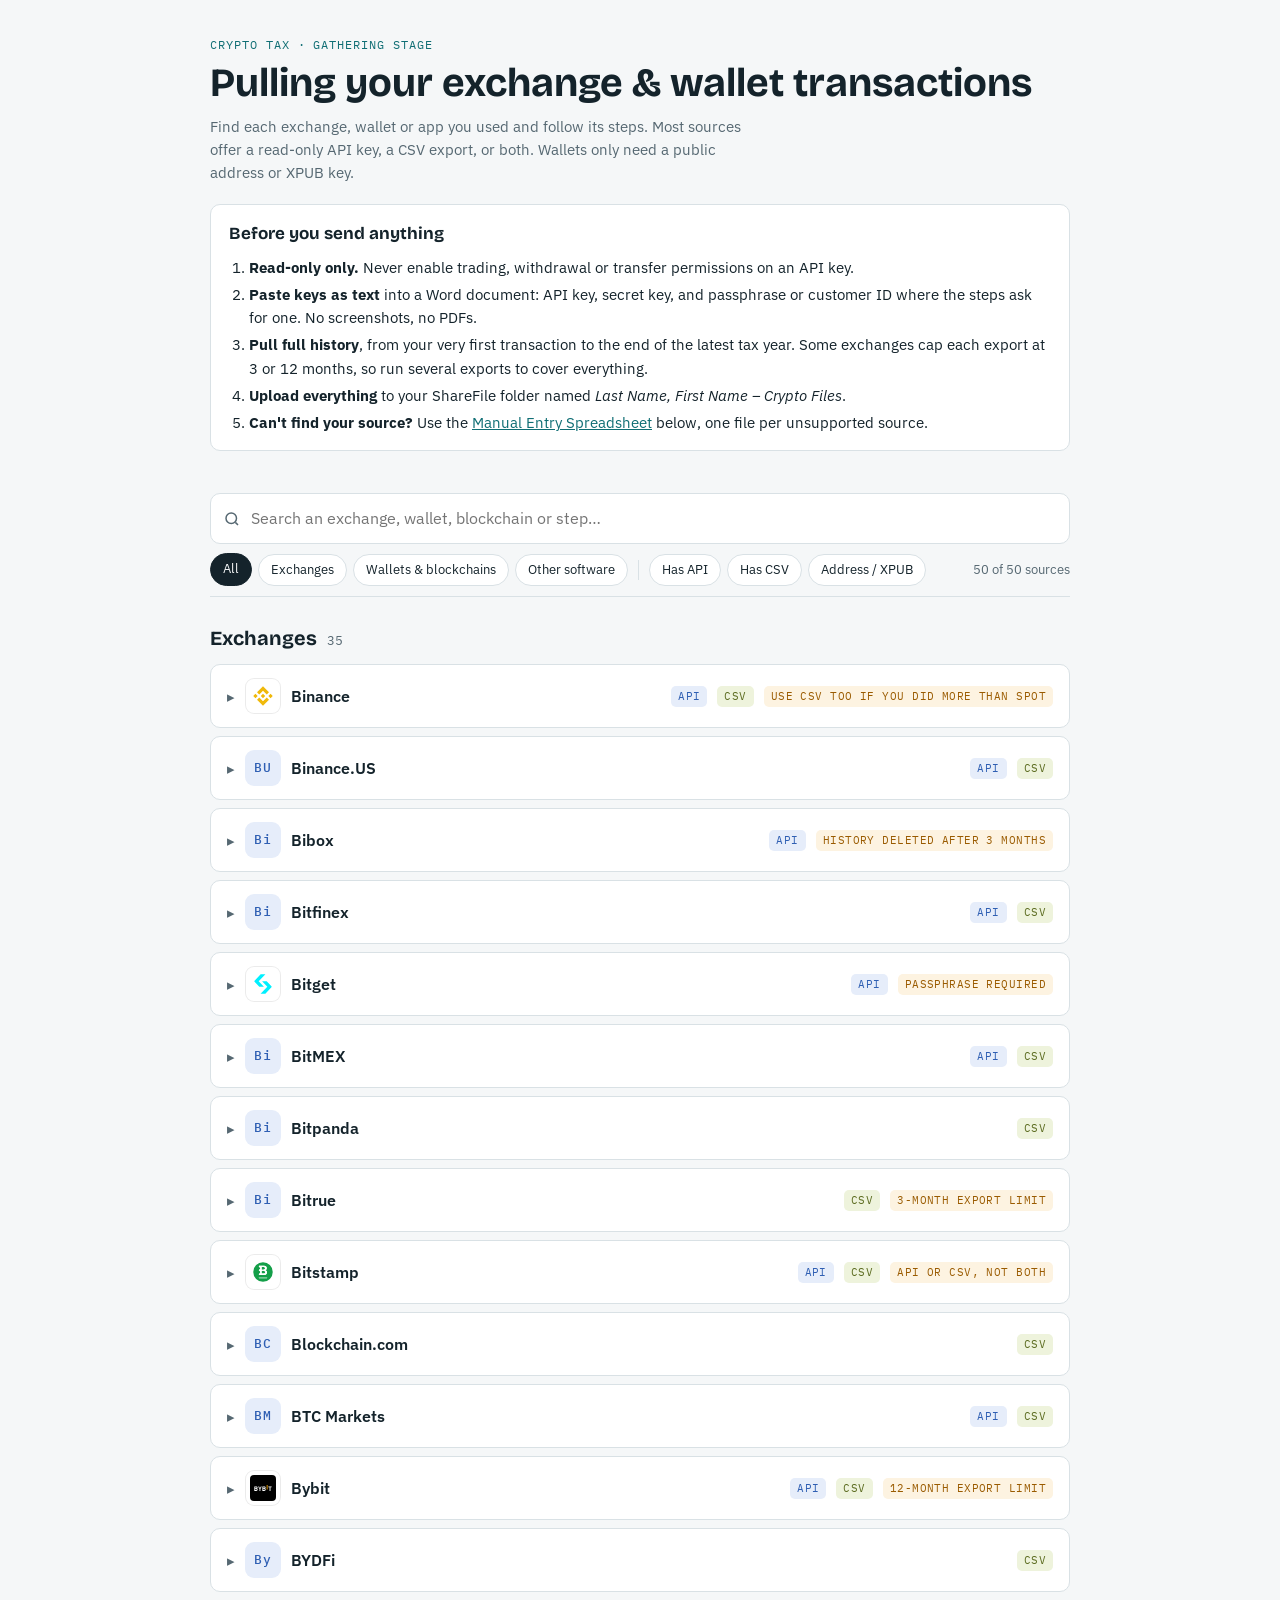
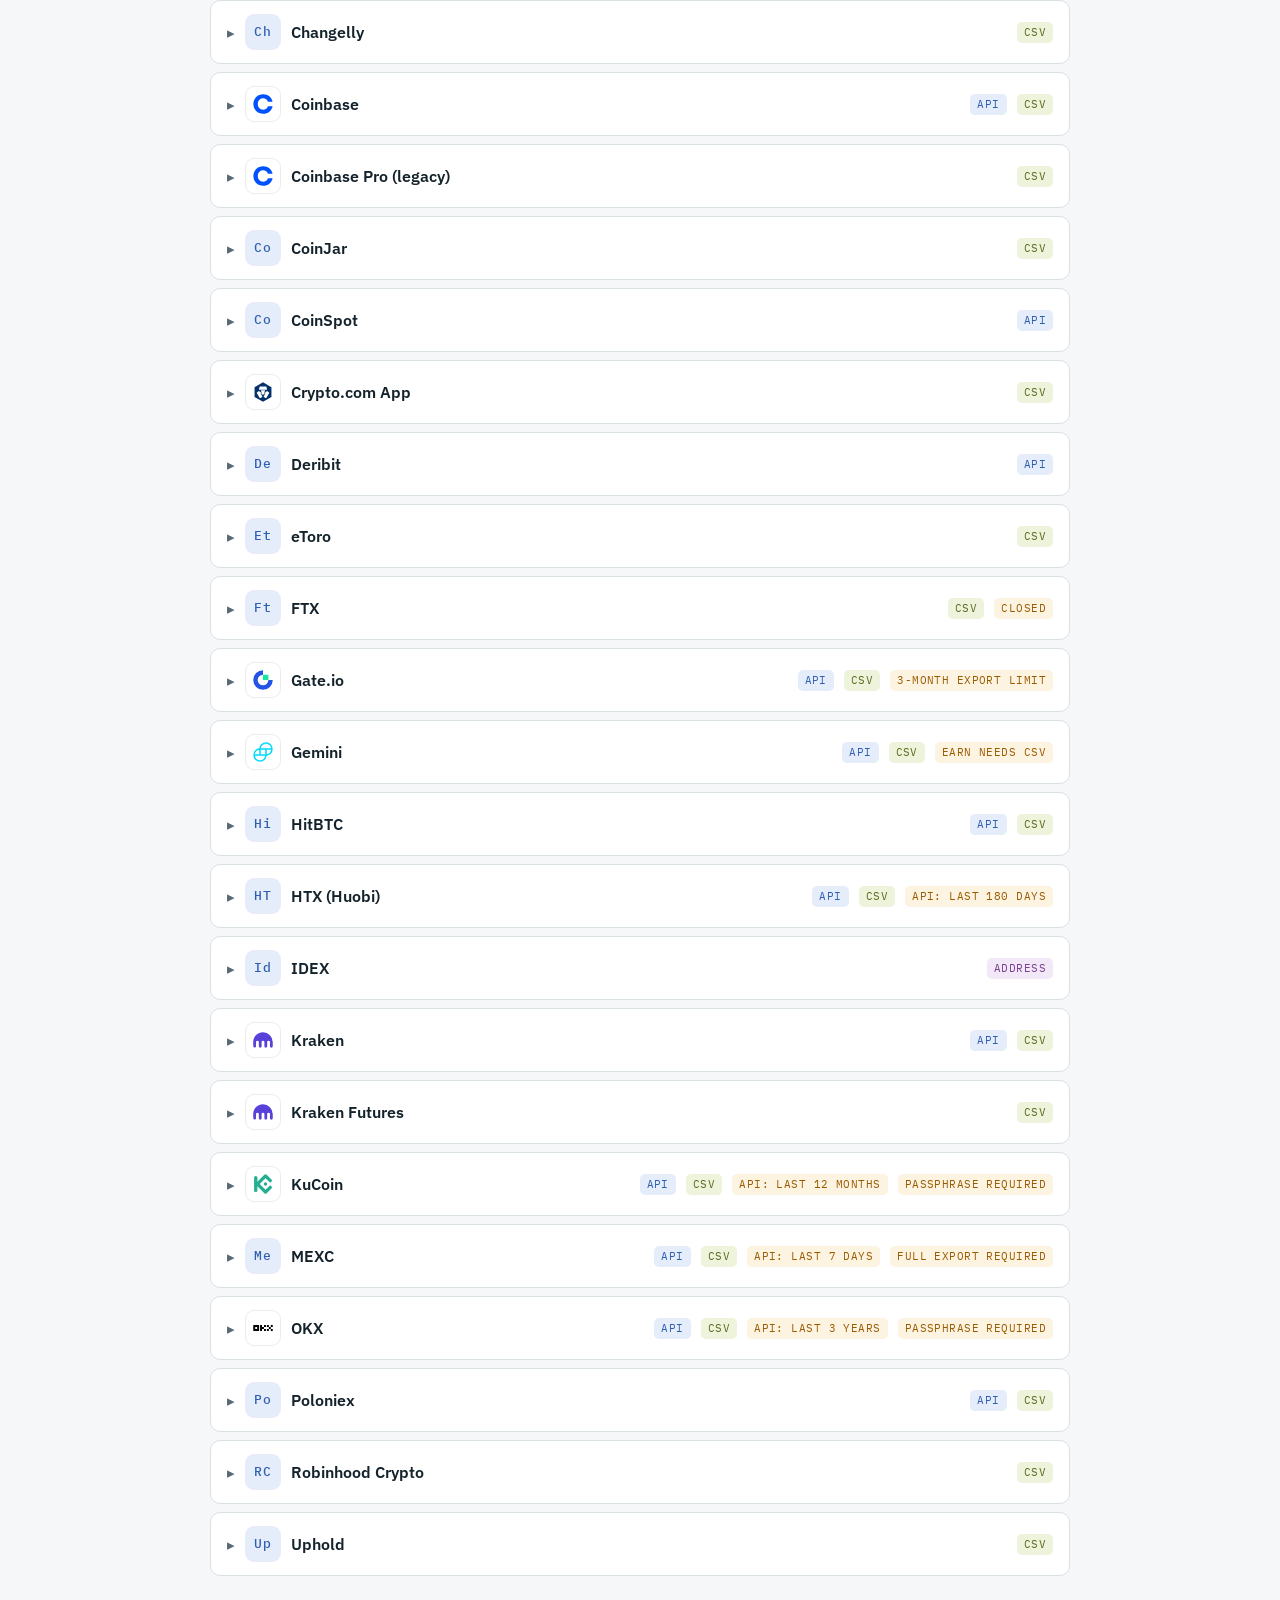
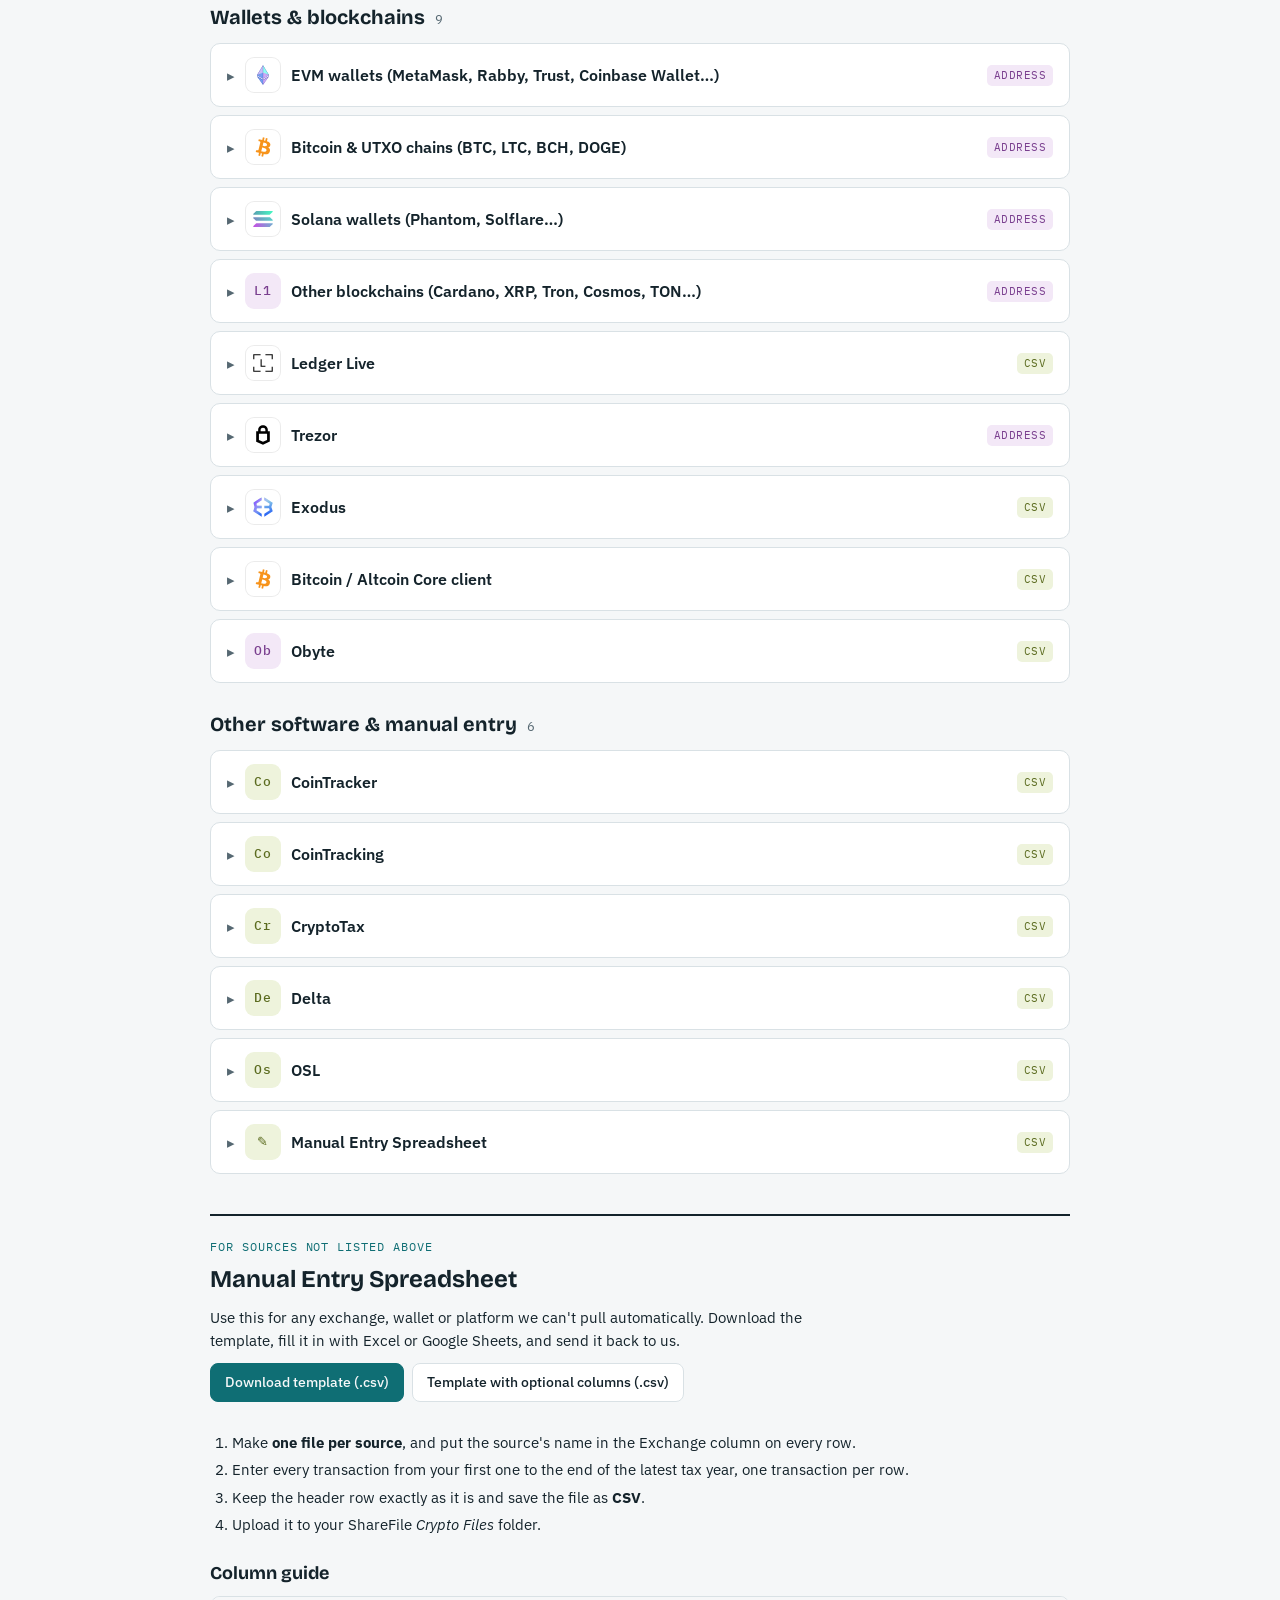
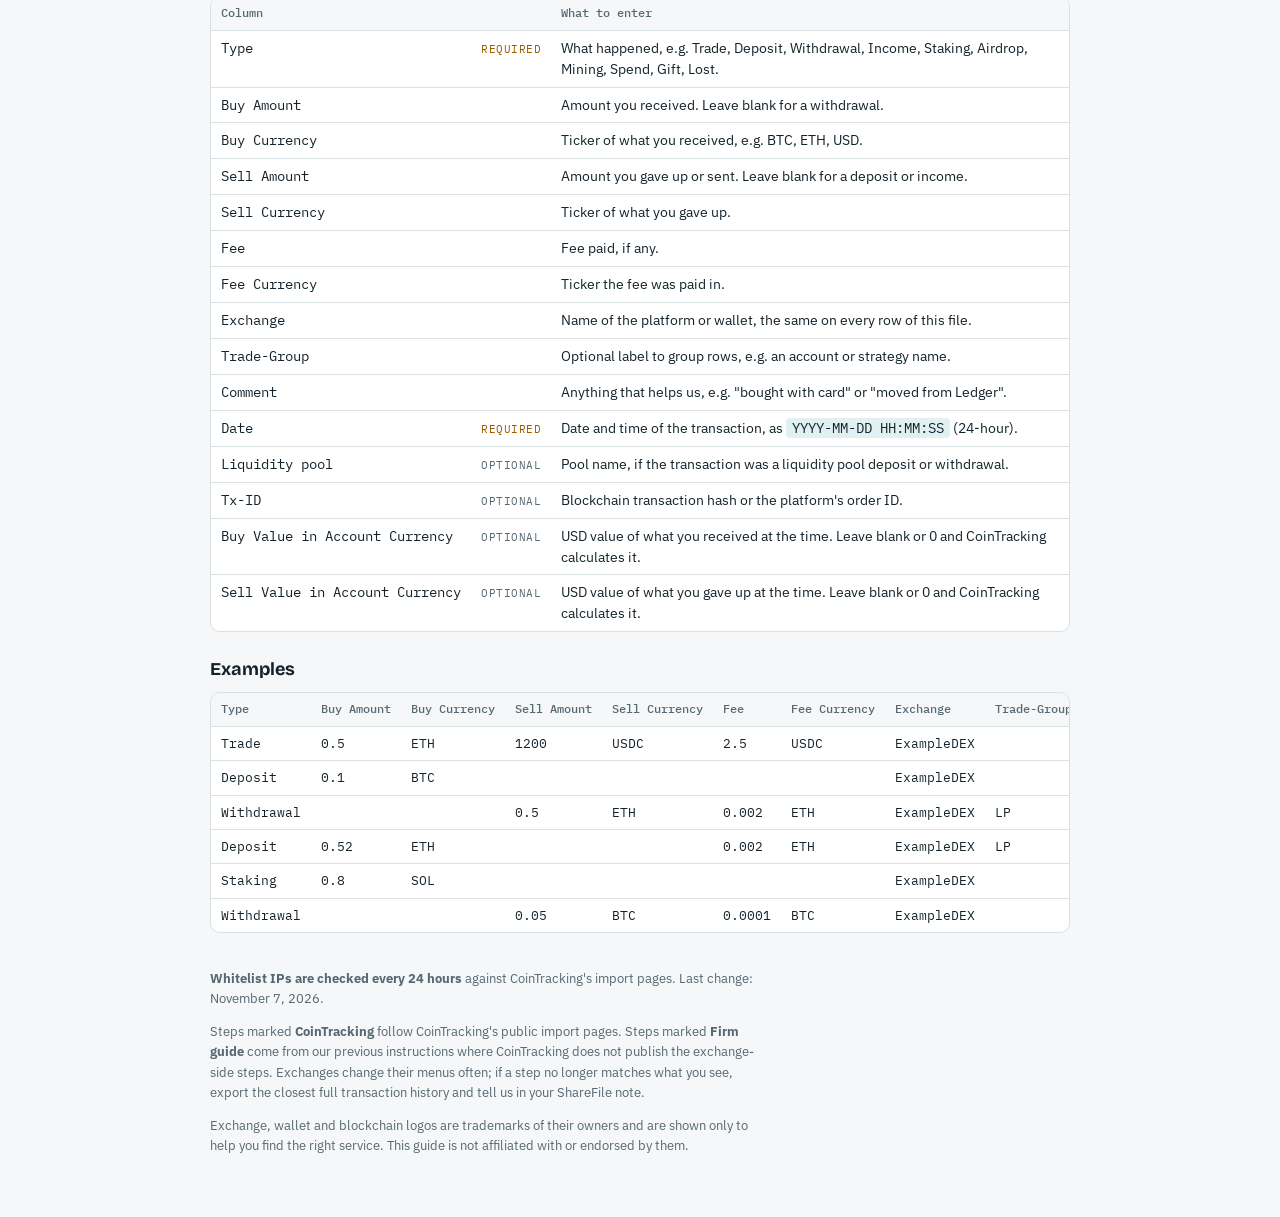
<file: index.html>
<!doctype html><html lang="en"><head><meta charset=utf8><meta name=viewport content="width=device-width,initial-scale=1,viewport-fit=cover"><style>:root{color-scheme:light;box-sizing:border-box;padding-top:env(safe-area-inset-top,0px);padding-bottom:env(safe-area-inset-bottom,0px)}html{scroll-padding-top:env(safe-area-inset-top,0px)}body{margin:0;padding:0;font:14px -apple-system,BlinkMacSystemFont,sans-serif;background:#fff;color:#000}img{max-width:100%}[hidden]:not([hidden=until-found i]){display:none!important}</style>
<title>Crypto Data Pulling Guide</title>
<meta name="robots" content="noindex, nofollow">
<meta name="description" content="Step-by-step instructions for pulling crypto exchange and wallet transaction history for tax preparation.">
<link rel="icon" href="data:image/svg+xml,%3Csvg xmlns=%22http://www.w3.org/2000/svg%22 viewBox=%220 0 32 32%22%3E%3Crect width=%2232%22 height=%2232%22 rx=%227%22 fill=%22%230f6e74%22/%3E%3Ctext x=%2216%22 y=%2222%22 font-size=%2216%22 text-anchor=%22middle%22 fill=%22white%22 font-family=%22monospace%22%3E%E2%82%BF%3C/text%3E%3C/svg%3E">
</head><body>
<link rel="preconnect" href="https://fonts.googleapis.com">
<link rel="preconnect" href="https://fonts.gstatic.com" crossorigin>
<link rel="stylesheet" href="https://fonts.googleapis.com/css2?family=IBM+Plex+Mono:wght@400;500&family=IBM+Plex+Sans:wght@400;500;600&family=Bricolage+Grotesque:opsz,wght@12..96,600;12..96,700&display=swap">
<style>
/* Layout: help-center index — sticky search bar, filter chips, single column of expandable source entries */
:root{
  --bg:#f5f7f8; --surface:#ffffff; --ink:#14232b; --muted:#566872; --line:#d9e1e5;
  --accent:#0f6e74; --accent-soft:#e1f0f0; --warn:#9a5b00; --warn-soft:#fdf3e1;
  --api:#2f5fb3; --api-soft:#e6edfa; --csv:#5b6b1f; --csv-soft:#eef3dc; --addr:#7a3f8f; --addr-soft:#f3e8f7;
  --f-display:"Bricolage Grotesque", "IBM Plex Sans", system-ui, sans-serif;
  --f-body:"IBM Plex Sans", system-ui, -apple-system, "Segoe UI", sans-serif;
  --f-mono:"IBM Plex Mono", ui-monospace, "SFMono-Regular", Menlo, monospace;
}
@media (prefers-color-scheme: dark){:root:not([data-theme="light"]){
  --bg:#0f171b; --surface:#162228; --ink:#e3ecef; --muted:#97a8b0; --line:#2a3a42;
  --accent:#5cc2c4; --accent-soft:#163236; --warn:#f0b65a; --warn-soft:#3a2c14;
  --api:#8fb0ec; --api-soft:#1c2a44; --csv:#bfd17a; --csv-soft:#262d14; --addr:#d5a3e6; --addr-soft:#30203a;
  color-scheme:dark }}
:root[data-theme="dark"]{
  --bg:#0f171b; --surface:#162228; --ink:#e3ecef; --muted:#97a8b0; --line:#2a3a42;
  --accent:#5cc2c4; --accent-soft:#163236; --warn:#f0b65a; --warn-soft:#3a2c14;
  --api:#8fb0ec; --api-soft:#1c2a44; --csv:#bfd17a; --csv-soft:#262d14; --addr:#d5a3e6; --addr-soft:#30203a;
  color-scheme:dark }
*{box-sizing:border-box}
body{background:var(--bg);color:var(--ink);font-family:var(--f-body);font-size:15px;line-height:1.55;
  padding-left:max(16px,env(safe-area-inset-left,0px));padding-right:max(16px,env(safe-area-inset-right,0px));padding-block:0 48px}
body::before{content:"";position:fixed;inset:0 0 auto;height:env(safe-area-inset-top,0px);z-index:10;background:var(--bg)}
.wrap{max-width:860px;margin:0 auto}
header.top{padding-block:36px 8px}
.eyebrow{font-family:var(--f-mono);font-size:12px;letter-spacing:.08em;text-transform:uppercase;color:var(--accent)}
h1{font-family:var(--f-display);font-size:clamp(28px,5vw,40px);line-height:1.1;margin:6px 0 10px;text-wrap:balance}
.lede{color:var(--muted);max-width:62ch;margin:0}
.rules{margin-top:20px;border:1px solid var(--line);background:var(--surface);border-radius:10px;padding:16px 18px}
.rules h2{font-family:var(--f-display);font-size:17px;margin:0 0 8px}
.rules ol{margin:0;padding-left:20px;display:grid;gap:4px}
.bar{position:sticky;top:env(safe-area-inset-top,0px);z-index:5;background:var(--bg);padding-block:14px 10px;border-bottom:1px solid var(--line);margin-top:20px}
.search{display:flex;align-items:center;gap:10px;background:var(--surface);border:1px solid var(--line);border-radius:10px;padding:0 12px}
.search:focus-within{border-color:var(--accent);box-shadow:0 0 0 3px var(--accent-soft)}
.search svg{flex:none;color:var(--muted)}
#q{flex:1;min-width:0;border:0;background:transparent;color:var(--ink);font:inherit;font-size:16px;padding:12px 0;outline:none}
.chips{display:flex;flex-wrap:wrap;gap:6px;margin-top:10px;align-items:center}
.chip{font:inherit;font-size:13px;border:1px solid var(--line);background:var(--surface);color:var(--ink);border-radius:999px;padding:5px 12px;cursor:pointer}
.chip[aria-pressed="true"]{background:var(--ink);color:var(--bg);border-color:var(--ink)}
.chip:focus-visible,button:focus-visible,summary:focus-visible,a:focus-visible{outline:2px solid var(--accent);outline-offset:2px}
.sep{width:1px;height:20px;background:var(--line);margin:0 4px}
.count{font-size:13px;color:var(--muted);margin-left:auto;font-variant-numeric:tabular-nums}
section.group{margin-top:26px}
section.group>h2{font-family:var(--f-display);font-size:20px;margin:0 0 10px;display:flex;gap:10px;align-items:baseline}
section.group>h2 small{font-family:var(--f-body);font-size:13px;font-weight:400;color:var(--muted)}
details.src{background:var(--surface);border:1px solid var(--line);border-radius:10px;margin-bottom:8px}
details.src[open]{border-color:var(--accent)}
details.src>summary{list-style:none;cursor:pointer;padding:13px 16px;display:flex;align-items:center;gap:10px;flex-wrap:wrap}
details.src>summary::-webkit-details-marker{display:none}
.name{font-weight:600;font-size:16px;margin-right:auto}
.badge{flex:none;width:36px;height:36px;border-radius:9px;display:grid;place-items:center;font-family:var(--f-mono);font-weight:500;font-size:13px;letter-spacing:.02em}
.b-exchange{background:var(--api-soft);color:var(--api)} .b-wallet{background:var(--addr-soft);color:var(--addr)} .b-other{background:var(--csv-soft);color:var(--csv)}
.badge.logo{background:#fff;padding:5px;box-sizing:border-box;box-shadow:inset 0 0 0 1px rgba(0,0,0,.08)}
.badge.logo img{width:100%;height:100%;object-fit:contain;display:block;border-radius:4px}
.caret{color:var(--muted);transition:transform .15s}
details[open] .caret{transform:rotate(90deg)}
.tag{font-family:var(--f-mono);font-size:11px;letter-spacing:.04em;padding:2px 7px;border-radius:5px;text-transform:uppercase}
.t-api{background:var(--api-soft);color:var(--api)} .t-csv{background:var(--csv-soft);color:var(--csv)} .t-addr{background:var(--addr-soft);color:var(--addr)}
.t-flag{background:var(--warn-soft);color:var(--warn)}
.body{padding:0 16px 16px;display:grid;gap:14px}
.warn{background:var(--warn-soft);color:var(--ink);border-radius:8px;padding:10px 12px;font-size:14px}
.warn strong{color:var(--warn)}
.warn ul{margin:4px 0 0;padding-left:18px}
.method h3{font-size:13px;font-family:var(--f-mono);text-transform:uppercase;letter-spacing:.06em;margin:0 0 6px;display:flex;gap:8px;align-items:center;flex-wrap:wrap}
.method ol{margin:0;padding-left:22px;display:grid;gap:5px}
.method ol li{padding-left:2px;max-width:70ch}
.src-note{font-size:12px;color:var(--muted);font-family:var(--f-body);text-transform:none;letter-spacing:0;font-weight:400}
.src-note a{color:var(--accent)}
code,.ip{font-family:var(--f-mono);font-size:13.5px;background:var(--accent-soft);padding:1px 6px;border-radius:4px;word-break:break-all}
.ip{display:inline-flex;align-items:center;gap:6px}
.copy{font:inherit;font-size:11px;border:1px solid var(--line);background:var(--surface);color:var(--accent);border-radius:4px;padding:0 6px;cursor:pointer}
.empty{padding:28px;text-align:center;color:var(--muted);border:1px dashed var(--line);border-radius:10px;margin-top:20px}
footer{margin-top:36px;font-size:13px;color:var(--muted);max-width:70ch}
footer a{color:var(--accent)}
mark{background:var(--warn-soft);color:inherit;padding:0 1px;border-radius:2px}
@media (max-width:520px){.sep{display:none}.count{margin-left:0;width:100%}}
@media (prefers-reduced-motion:reduce){.caret{transition:none}}
.rules a{color:var(--accent)}
#manual-entry{margin-top:40px;scroll-margin-top:150px;border-top:2px solid var(--ink);padding-top:22px}
#manual-entry>h2{font-family:var(--f-display);font-size:24px;margin:4px 0 8px}
#manual-entry p{max-width:68ch;margin:0 0 10px}
.me-steps{display:grid;gap:4px;margin:0 0 18px;padding-left:22px}
.tbl-wrap{overflow-x:auto;border:1px solid var(--line);border-radius:10px;background:var(--surface)}
table{border-collapse:collapse;width:100%;font-size:13.5px}
th,td{text-align:left;padding:7px 10px;border-bottom:1px solid var(--line);vertical-align:top}
th{font-family:var(--f-mono);font-size:12px;font-weight:500;color:var(--muted);white-space:nowrap;background:var(--bg)}
tr:last-child td{border-bottom:0}
.colref td:first-child{font-family:var(--f-mono);white-space:nowrap}
.req{font-family:var(--f-mono);font-size:10.5px;text-transform:uppercase;letter-spacing:.05em;color:var(--warn)}
.opt{font-family:var(--f-mono);font-size:10.5px;text-transform:uppercase;letter-spacing:.05em;color:var(--muted)}
.ex td{font-family:var(--f-mono);font-size:12.5px;white-space:nowrap;font-variant-numeric:tabular-nums}
h3.me{font-family:var(--f-display);font-size:18px;margin:24px 0 8px}
.toolbar{display:flex;flex-wrap:wrap;gap:8px;align-items:center;margin:0 0 10px}
.btn{font:inherit;font-size:14px;font-weight:500;border-radius:8px;padding:8px 14px;cursor:pointer;border:1px solid var(--line);background:var(--surface);color:var(--ink)}
.btn.primary{background:var(--accent);border-color:var(--accent);color:var(--bg)}
.btn:disabled{opacity:.5;cursor:not-allowed}
.status{font-size:13.5px;margin-top:10px;min-height:1.4em}
.status.err{color:var(--warn)}
.status.ok{color:var(--accent)}
.status ul{margin:4px 0 0;padding-left:18px}
</style>

<div class="wrap">
  <header class="top">
    <div class="eyebrow">Crypto tax · Gathering stage</div>
    <h1>Pulling your exchange &amp; wallet transactions</h1>
    <p class="lede">Find each exchange, wallet or app you used and follow its steps. Most sources offer a read-only API key, a CSV export, or both. Wallets only need a public address or XPUB key.</p>
    <div class="rules">
      <h2>Before you send anything</h2>
      <ol>
        <li><strong>Read-only only.</strong> Never enable trading, withdrawal or transfer permissions on an API key.</li>
        <li><strong>Paste keys as text</strong> into a Word document: API key, secret key, and passphrase or customer ID where the steps ask for one. No screenshots, no PDFs.</li>
        <li><strong>Pull full history</strong>, from your very first transaction to the end of the latest tax year. Some exchanges cap each export at 3 or 12 months, so run several exports to cover everything.</li>
        <li><strong>Upload everything</strong> to your ShareFile folder named <em>Last Name, First Name – Crypto Files</em>.</li>
        <li><strong>Can't find your source?</strong> Use the <a href="#manual-entry">Manual Entry Spreadsheet</a> below, one file per unsupported source.</li>
      </ol>
    </div>
  </header>

  <div class="bar" role="search">
    <label class="search" for="q">
      <svg width="18" height="18" viewBox="0 0 24 24" fill="none" stroke="currentColor" stroke-width="2" aria-hidden="true"><circle cx="11" cy="11" r="7"/><path d="m20 20-3.5-3.5"/></svg>
      <input id="q" type="search" placeholder="Search an exchange, wallet, blockchain or step…" autocomplete="off">
    </label>
    <div class="chips" id="chips">
      <button class="chip" data-f="type" data-v="all" aria-pressed="true">All</button>
      <button class="chip" data-f="type" data-v="exchange" aria-pressed="false">Exchanges</button>
      <button class="chip" data-f="type" data-v="wallet" aria-pressed="false">Wallets &amp; blockchains</button>
      <button class="chip" data-f="type" data-v="other" aria-pressed="false">Other software</button>
      <span class="sep" aria-hidden="true"></span>
      <button class="chip" data-f="m" data-v="api" aria-pressed="false">Has API</button>
      <button class="chip" data-f="m" data-v="csv" aria-pressed="false">Has CSV</button>
      <button class="chip" data-f="m" data-v="addr" aria-pressed="false">Address / XPUB</button>
      <span class="count" id="count"></span>
    </div>
  </div>

  <main id="list"></main>
  <div class="empty" id="empty" hidden>No match. Check the spelling, or use the <strong>Manual Entry Spreadsheet</strong> for sources not listed here.</div>

  <section id="manual-entry" aria-labelledby="me-title">
    <div class="eyebrow">For sources not listed above</div>
    <h2 id="me-title">Manual Entry Spreadsheet</h2>
    <p>Use this for any exchange, wallet or platform we can't pull automatically. Download the template, fill it in with Excel or Google Sheets, and send it back to us.</p>
    <div class="toolbar">
      <button class="btn primary" id="me-tpl" type="button">Download template (.csv)</button>
      <button class="btn" id="me-tpl-opt" type="button">Template with optional columns (.csv)</button>
    </div>
    <div class="status" id="me-status" role="status" aria-live="polite"></div>
    <ol class="me-steps">
      <li>Make <strong>one file per source</strong>, and put the source's name in the Exchange column on every row.</li>
      <li>Enter every transaction from your first one to the end of the latest tax year, one transaction per row.</li>
      <li>Keep the header row exactly as it is and save the file as <strong>CSV</strong>.</li>
      <li>Upload it to your ShareFile <em>Crypto Files</em> folder.</li>
    </ol>

    <h3 class="me">Column guide</h3>
    <div class="tbl-wrap">
      <table class="colref">
        <thead><tr><th>Column</th><th></th><th>What to enter</th></tr></thead>
        <tbody>
          <tr><td>Type</td><td><span class="req">Required</span></td><td>What happened, e.g. Trade, Deposit, Withdrawal, Income, Staking, Airdrop, Mining, Spend, Gift, Lost.</td></tr>
          <tr><td>Buy Amount</td><td></td><td>Amount you received. Leave blank for a withdrawal.</td></tr>
          <tr><td>Buy Currency</td><td></td><td>Ticker of what you received, e.g. BTC, ETH, USD.</td></tr>
          <tr><td>Sell Amount</td><td></td><td>Amount you gave up or sent. Leave blank for a deposit or income.</td></tr>
          <tr><td>Sell Currency</td><td></td><td>Ticker of what you gave up.</td></tr>
          <tr><td>Fee</td><td></td><td>Fee paid, if any.</td></tr>
          <tr><td>Fee Currency</td><td></td><td>Ticker the fee was paid in.</td></tr>
          <tr><td>Exchange</td><td></td><td>Name of the platform or wallet, the same on every row of this file.</td></tr>
          <tr><td>Trade-Group</td><td></td><td>Optional label to group rows, e.g. an account or strategy name.</td></tr>
          <tr><td>Comment</td><td></td><td>Anything that helps us, e.g. "bought with card" or "moved from Ledger".</td></tr>
          <tr><td>Date</td><td><span class="req">Required</span></td><td>Date and time of the transaction, as <code>YYYY-MM-DD HH:MM:SS</code> (24-hour).</td></tr>
          <tr><td>Liquidity pool</td><td><span class="opt">Optional</span></td><td>Pool name, if the transaction was a liquidity pool deposit or withdrawal.</td></tr>
          <tr><td>Tx-ID</td><td><span class="opt">Optional</span></td><td>Blockchain transaction hash or the platform's order ID.</td></tr>
          <tr><td>Buy Value in Account Currency</td><td><span class="opt">Optional</span></td><td>USD value of what you received at the time. Leave blank or 0 and CoinTracking calculates it.</td></tr>
          <tr><td>Sell Value in Account Currency</td><td><span class="opt">Optional</span></td><td>USD value of what you gave up at the time. Leave blank or 0 and CoinTracking calculates it.</td></tr>
        </tbody>
      </table>
    </div>

    <h3 class="me">Examples</h3>
    <div class="tbl-wrap">
      <table class="ex">
        <thead><tr><th>Type</th><th>Buy Amount</th><th>Buy Currency</th><th>Sell Amount</th><th>Sell Currency</th><th>Fee</th><th>Fee Currency</th><th>Exchange</th><th>Trade-Group</th><th>Comment</th><th>Date</th><th>Liquidity pool</th><th>Tx-ID</th></tr></thead>
        <tbody>
          <tr><td>Trade</td><td>0.5</td><td>ETH</td><td>1200</td><td>USDC</td><td>2.5</td><td>USDC</td><td>ExampleDEX</td><td></td><td>Swap</td><td>2025-03-14 09:30:00</td><td></td><td>0x8f3c2a91d4e7b6058c1f2e9a7d3b4c5e6f708192a3b4c5d6e7f8091a2b3c4d5e</td></tr>
          <tr><td>Deposit</td><td>0.1</td><td>BTC</td><td></td><td></td><td></td><td></td><td>ExampleDEX</td><td></td><td>From Ledger</td><td>2025-04-02 18:05:00</td><td></td><td>4a7d1e9c2b8f3065d1e4a7c9b2f8e3d6a1c5b9e7f2d4a8c6b3e1f9d7a5c2b8e4</td></tr>
          <tr><td>Withdrawal</td><td></td><td></td><td>0.5</td><td>ETH</td><td>0.002</td><td>ETH</td><td>ExampleDEX</td><td>LP</td><td>Added to liquidity pool</td><td>2025-05-20 14:10:00</td><td>ETH/USDC</td><td>0x2b7e9f1c4d6a8035e2c7b9d1f4a6e8c3b5d7f9a1c2e4b6d8f0a3c5e7b9d1f2a4</td></tr>
          <tr><td>Deposit</td><td>0.52</td><td>ETH</td><td></td><td></td><td>0.002</td><td>ETH</td><td>ExampleDEX</td><td>LP</td><td>Removed from liquidity pool</td><td>2025-09-02 10:25:00</td><td>ETH/USDC</td><td>0x9c4e1a7f3b5d8026c4e9a1f7b3d5c8e2a6f4b9d1c7e3a5f8b2d6c9e4a1f7b3d5</td></tr>
          <tr><td>Staking</td><td>0.8</td><td>SOL</td><td></td><td></td><td></td><td></td><td>ExampleDEX</td><td></td><td>Reward</td><td>2025-06-30 00:00:00</td><td></td><td>5Hk2xQ9mV7pR3tW8nB4cL6yD1fG9jZ2aS5uE7iO3qX8vM4rT6wN1pY9bC3dF7hJ2k</td></tr>
          <tr><td>Withdrawal</td><td></td><td></td><td>0.05</td><td>BTC</td><td>0.0001</td><td>BTC</td><td>ExampleDEX</td><td></td><td>To own wallet</td><td>2025-08-11 12:45:00</td><td></td><td>e3b9c7a1f5d2084b6c9e3a7f1d5b8c2e6a4f9d3b7c1e5a8f2d6b9c4e7a3f1d5b</td></tr>
        </tbody>
      </table>
    </div>

  </section>

  <footer>
    <p><strong>Whitelist IPs are checked every 24 hours</strong> against CoinTracking's import pages. Last change: <span id="last-updated"></span>.</p>
    <p>Steps marked <strong>CoinTracking</strong> follow CoinTracking's public import pages. Steps marked <strong>Firm guide</strong> come from our previous instructions where CoinTracking does not publish the exchange-side steps. Exchanges change their menus often; if a step no longer matches what you see, export the closest full transaction history and tell us in your ShareFile note.</p>
    <p>Exchange, wallet and blockchain logos are trademarks of their owners and are shown only to help you find the right service. This guide is not affiliated with or endorsed by them.</p>
  </footer>
</div>

<script>
/* IP-WHITELIST:START (updated by the daily checker; keys are CoinTracking import page slugs) */
const IPS = {
 "binance_api": "54.74.133.229",
 "bitget_api": "63.32.177.239",
 "bybit_api": "3.248.77.147",
 "gateio_api": "3.251.9.71",
 "gemini_api": "54.75.92.101",
 "kucoin_api": "54.155.19.138",
 "mexc_api": "54.155.85.51",
 "okex_api": "54.155.253.67"
};
const LAST_UPDATED = "2026-11-07";
/* IP-WHITELIST:END */
const CT = s => ({label:"CoinTracking", url:"https://cointracking.info/import/"+s});
const FIRM = {label:"Firm guide"};
const ipOf = k => ip(IPS[k]);
const ip = v => `<span class="ip">${v}<button class="copy" data-copy="${v}" type="button">Copy</button></span>`;

const SOURCES = [
/* ---------- EXCHANGES ---------- */
{id:"binance",name:"Binance",type:"exchange",aka:"binance.com bnb",
 flags:["Use CSV too if you did more than spot"],
 warn:["CoinTracking strongly recommends also sending CSV files if you used anything beyond regular spot trading.","BNB Chain / BSC wallets are pulled by wallet address, not this API."],
 api:{src:CT("binance_api"),steps:["Hover the account icon (top right) → <b>Account</b> → <b>API Management</b> in the left menu.","Click <b>Create Tax Report API</b>.","Click <b>Edit restrictions</b> and choose <b>Restrict access to trusted IPs only</b>.",`Enter the IP ${ipOf("binance_api")} and click <b>Confirm</b>.`,"Copy the API key and secret key into your Word document."]},
 csv:{src:FIRM,steps:["Go to <b>Orders → Spot Order → Trade History</b>.","Click <b>Export complete trade history</b> (top right).","Each export covers at most 3 months, so repeat until your whole history is covered.","Upload all CSV files."]}},
{id:"binance-us",name:"Binance.US",type:"exchange",aka:"binance us",
 warn:["The CSV export covers spot trades, conversions and withdrawals."],
 api:{src:FIRM,steps:["Hover your username → <b>Export Reports</b>.","Click <b>Generate Tax API</b> (read-only) and confirm.","Copy the API key and secret key into your Word document."]},
 csv:{src:CT("binance_us"),steps:["Click <b>Wallet</b> → <b>Export Reports</b>.","Under Custom Reports choose all assets, all transaction types, your full date range and <b>CSV</b>.","Click <b>Generate Report</b>; you'll get an email when it's ready.","Download and upload the CSV."]}},
{id:"bibox",name:"Bibox",type:"exchange",flags:["History deleted after 3 months"],
 warn:["Bibox deletes trading history after 3 months. Older records can't be recovered from the exchange."],
 api:{src:FIRM,steps:["Open the API page in your account center.","Add a name, enter your 2FA code and save the key.","Select <b>Read information</b> permission only.","Copy the API key and secret key into your Word document."]}},
{id:"bitfinex",name:"Bitfinex",type:"exchange",
 api:{src:CT("bitfinex_api"),steps:["Hover the account icon → <b>API Keys</b> (setting.bitfinex.com/api).","Click <b>Create New Key</b>.","Leave the default permissions; they're read-only. Do not enable any write permissions.","Label the key and generate it.","Copy the API key and secret key into your Word document."]},
 csv:{src:FIRM,steps:["Go to <b>Account → Reports</b> (report.bitfinex.com).","Export <b>Trading → Trades</b> for your full period.","Export <b>Movements → Deposits</b> and <b>Movements → Withdrawals</b>.","Files arrive by email; upload all three (CoinTracking also accepts the full Ledger export)."]}},
{id:"bitget",name:"Bitget",type:"exchange",flags:["Passphrase required"],
 warn:["Send the passphrase together with the API key and secret.","Bitget Wallet is separate: send its wallet address too."],
 api:{src:CT("bitget_api"),steps:["Hover the account icon → <b>API Keys</b> (bitget.com/account/newapi).","Choose <b>System-generated API key</b>.","Enter a note and a passphrase you'll share with us.","Set permissions to <b>Read-only</b> and click <b>Select all</b> next to Permission type.",`Click Next, enter ${ipOf("bitget_api")} under Link IP address, then Next again.`,"Copy the API key, secret and passphrase into your Word document."]}},
{id:"bitmex",name:"BitMEX",type:"exchange",
 warn:["CoinTracking recommends the CSV export for BitMEX. Funding payments and liquidations are included in it."],
 csv:{src:CT("bitmex_api"),steps:["Go to <b>Account → Transaction History</b>.","Select your full date range.","Download the CSV and upload it."]},
 api:{src:FIRM,steps:["Go to <b>API → API Key Management</b>.","Name the key and leave CIDR blank.","Create it without any extra permissions.","Copy the API key and secret key into your Word document."]}},
{id:"bitpanda",name:"Bitpanda",type:"exchange",
 warn:["CoinTracking imports Bitpanda by CSV; Bitpanda doesn't offer an API for tax software.","Staking rewards are only in the CSV."],
 csv:{src:CT("bitpanda_api"),steps:["Go to <b>Account → History</b> (web.bitpanda.com/history).","Click <b>Export</b> and choose your full time period.","Select <b>Download CSV</b> and upload it."]}},
{id:"bitrue",name:"Bitrue",type:"exchange",flags:["3-month export limit"],
 warn:["CoinTracking imports Bitrue by CSV only.","Each export covers 3 months; repeat to cover your full history."],
 csv:{src:CT("bitrue_api"),steps:["Go to <b>Orders → Spot Orders → Order History</b>.","Click <b>Export</b> (top right).","Choose <b>Trade History</b> and a 3-month window, then OK.","Repeat for every period and upload all files."]}},
{id:"bitstamp",name:"Bitstamp",type:"exchange",flags:["API or CSV, not both"],
 warn:["Bitstamp's API and CSV data are not compatible. We will use one method only, so send the API key unless we ask for CSV."],
 api:{src:CT("bitstamp_api"),steps:["Click the account icon → <b>Settings → API access</b>.","Click <b>Create new key</b> and open <b>Advanced settings</b>.","Enable <b>View account balances</b>, <b>View your transactions</b>, and <b>View and manage Earn</b> (only if you used Earn).","Activate the key with 2FA.","Copy the key, secret and your <b>Customer ID</b> (under Account) into your Word document."]},
 csv:{src:FIRM,steps:["Go to <b>Account → Transaction history</b>.","Click <b>Open export options</b>, then <b>Export selection</b>.","Upload the CSV."]}},
{id:"blockchain-com",name:"Blockchain.com",type:"exchange",aka:"blockchain exchange",
 csv:{src:FIRM,steps:["Select an asset under <b>Assets</b> (e.g. Bitcoin).","Scroll to <b>Activity</b> → <b>Export History</b>.","Choose the wallet and period, click <b>Generate Report</b>.","Download the CSV; repeat for each asset and upload all files."]}},
{id:"btcmarkets",name:"BTC Markets",type:"exchange",
 api:{src:CT("btcmarkets_api"),steps:["Go to <b>Account → API Keys</b> (btcmarkets.net/account/apikey).","Create a <b>Read Only</b> key.","Copy the API key and secret into your Word document."]},
 csv:{src:FIRM,steps:["Go to <b>Buy / Sell → Trade History</b>.","Click <b>Export to CSV</b> and upload the file."]}},
{id:"bybit",name:"Bybit",type:"exchange",flags:["12-month export limit"],
 warn:["Bybit EU is a separate account: send a key for each.","CSV exports cover up to 12 months each, with 10 exports per month."],
 api:{src:CT("bybit_api"),steps:["Go to <b>User Profile → Account &amp; Security → API Management</b>.","Click <b>Create New Key</b> → <b>System-generated API Keys</b>.","Choose <b>API Transaction</b> and enter a name.","Set permissions to <b>Read-Only</b>.",`Restrict access to the IP ${ipOf("bybit_api")}.`,"Tick all boxes: Unified Trading, Earn, Fiat Trading and Assets.","Copy the API key and secret into your Word document."]},
 csv:{src:FIRM,steps:["Open bybit.com/user/assets/exportStatment.","Select Account Change Details, Closed PnL and Trade History (derivatives) and Accrual Records (lending) for each account type used.","Choose a time range and click <b>Export</b>; repeat to cover all years.","Upload all files."]}},
{id:"bydfi",name:"BYDFi",type:"exchange",
 warn:["BYDFi has no API for tax software; send CSV files only."],
 csv:{src:CT("bydfi"),steps:["Spot trades: <b>Orders → Spot → Trade History</b> → select full date range → <b>Export</b>.","Deposits &amp; withdrawals: <b>Assets → My Assets → Funds History</b> → Deposit history and Withdrawal history → <b>Export</b>.","Fiat: <b>Funds History → Fiat history</b> → <b>Export</b>.","Upload every file."]}},
{id:"changelly",name:"Changelly",type:"exchange",
 csv:{src:FIRM,steps:["Open changelly.com/history.","Click <b>Download CSV</b> and upload it."]}},
{id:"coinbase",name:"Coinbase",type:"exchange",aka:"coinbase advanced trade",
 warn:["Coinbase Prime, Coinbase Business and Coinbase Wallet are separate imports. For Coinbase Wallet, send the wallet addresses (see Wallets)."],
 api:{src:CT("coinbase_api"),steps:["Go to <b>Advanced API</b> → <b>Create API Key</b>.","Select all accounts.","Enable only the <b>View</b> (read-only) permission.","Save, then copy the API key and secret into your Word document."]},
 csv:{src:FIRM,steps:["Go to <b>Accounts → Statements</b> (accounts.coinbase.com/statements).","Under <b>Generate custom statement</b> choose all assets, all transactions, full date range, <b>CSV</b>.","Click <b>Generate</b> and upload the file."]}},
{id:"coinbase-pro",name:"Coinbase Pro (legacy)",type:"exchange",aka:"gdax",
 warn:["Coinbase Pro was retired in 2023. Only send this if you traded on Pro before then."],
 csv:{src:FIRM,steps:["In Coinbase, open your profile → <b>Statements</b> → Coinbase Pro.","Choose <b>Generate a custom report</b>: Report type <b>Account</b>, <b>All accounts</b>.","Download each year needed and upload."]}},
{id:"coinjar",name:"CoinJar",type:"exchange",
 csv:{src:FIRM,steps:["Go to <b>More → Reports &amp; statements</b>.","Generate <b>Purchases &amp; Sales</b> for your full history; the CSV arrives by email.","Repeat for <b>Deposits &amp; Withdrawals</b>.","Upload both files."]}},
{id:"coinspot",name:"CoinSpot",type:"exchange",
 api:{src:CT("coinspot_api"),steps:["Go to <b>Account → API</b> (coinspot.com.au/my/api).","Click <b>Generate New API Key</b>.","Choose API Key Type <b>Read Only</b>.","Copy the key and secret into your Word document."]}},
{id:"cryptocom",name:"Crypto.com App",type:"exchange",aka:"crypto.com cdc",
 warn:["Crypto.com doesn't always export fees and dust conversions correctly; we review these closely."],
 csv:{src:FIRM,steps:["Open the Crypto.com app → <b>Account</b> → clock icon (top right).","Tap the export icon, choose the full time frame, tap <b>Export to CSV</b>.","Repeat for each wallet offered (crypto, fiat, card) and upload all files."]}},
{id:"deribit",name:"Deribit",type:"exchange",
 api:{src:CT("deribit_api"),steps:["Open <b>Account → API</b> (deribit.com/main#/account?scrollTo=api).","Click <b>Add a new key</b>.","Set every section to <b>Read</b>, never Read_Write.","Copy the <b>Client ID</b> and <b>Client Secret</b> into your Word document."]}},
{id:"etoro",name:"eToro",type:"exchange",
 warn:["eToro has no API for transaction data.","We only process the crypto lines; stocks and CFDs are handled separately."],
 csv:{src:CT("etoro"),steps:["Go to <b>Settings → Account → Account Statement</b> (etoro.com/documents/accountstatement).","Select your full date range and click <b>Create</b>.","Download the file and upload it."]}},
{id:"ftx",name:"FTX",type:"exchange",flags:["Closed"],
 warn:["FTX is closed. Your history is only available from the claims portal."],
 csv:{src:FIRM,steps:["Log in at claims.ftx.com and follow the steps to download your transaction history.","Upload every file you receive."]}},
{id:"gateio",name:"Gate.io",type:"exchange",aka:"gate",flags:["3-month export limit"],
 api:{src:CT("gateio_api"),steps:["Hover the account icon → <b>API Management</b>.","Click <b>Create API Key</b>.",`Enable <b>IP Whitelist</b> and enter ${ipOf("gateio_api")}.`,"Select <b>APIv4</b>.","Set every permission slider to <b>read-only</b>.","Copy the API key and secret into your Word document."]},
 csv:{src:FIRM,steps:["Go to <b>Assets → Transaction History</b> → <b>Request batch data</b>.","Each export covers 3 months; repeat to cover your full history.","Upload all files."]}},
{id:"gemini",name:"Gemini",type:"exchange",flags:["Earn needs CSV"],
 warn:["The API doesn't fully cover Earn transfers and redemptions. If you used Gemini Earn, also send the Earn History file."],
 api:{src:CT("gemini_api"),steps:["Open exchange.gemini.com/settings/api.","If asked for a scope, choose <b>Primary</b>.","Click <b>Create A New API Key</b> and set it to <b>Auditor</b> (read-only).",`Under Trusted IPs add ${ipOf("gemini_api")}.`,"Copy the API key and secret into your Word document."]},
 csv:{src:FIRM,steps:["Go to <b>Account → Balances → Transaction History</b>, pick the full date range and download the XLSX.","Go to <b>Earn History</b>, pick the date range and download the XLSX.","Upload both files."]}},
{id:"hitbtc",name:"HitBTC",type:"exchange",
 warn:["Some delisted coins can't be pulled by API; send the CSV files as well."],
 api:{src:CT("hitbtc_api"),steps:["Go to <b>Settings → API Keys</b> → <b>New API Key</b>.","Enable <b>History</b>, <b>Trading balance</b>, <b>Payment information</b> and <b>Order book</b> (view rights only).","Copy the key and secret into your Word document."]},
 csv:{src:FIRM,steps:["Go to <b>Reports → Wallet → Transaction history</b>.","Choose your date range and click <b>Export as .csv</b>.","Download the Trades file and the Deposits/Withdrawals file; upload both."]}},
{id:"htx",name:"HTX (Huobi)",type:"exchange",aka:"huobi",flags:["API: last 180 days"],
 warn:["The HTX API only returns the last 180 days. Export your full history from HTX as well."],
 api:{src:CT("huobi_api"),steps:["Hover the account icon → <b>API Management</b> (htx.com/en-us/apikey).","Create a key with <b>Read-only</b> permission.","Copy the key and secret into your Word document."]},
 csv:{src:FIRM,steps:["Export your complete transaction history from HTX (trades, deposits, withdrawals).","Upload all files."]}},
{id:"idex",name:"IDEX",type:"exchange",
 addr:{src:FIRM,steps:["IDEX trades settle on-chain. Send the wallet address you connected to IDEX (see EVM wallets)."]}},
{id:"kraken",name:"Kraken",type:"exchange",aka:"kraken pro",
 warn:["Kraken Futures is a separate account; see Kraken Futures."],
 api:{src:CT("kraken_api"),steps:["Log in to <b>Kraken Pro</b> → <b>Settings → API</b> (pro.kraken.com/app/settings/api).","Click <b>Create API Key</b> and name it.","Select only <b>Query Funds</b>, <b>Query Ledger Entries</b> and <b>Export Data</b>.","Copy the API key and private key into your Word document."]},
 csv:{src:FIRM,steps:["Go to <b>Settings → Documents → Create Export</b>.","Choose <b>Ledger</b>, your full date range and <b>CSV</b>.","Click <b>Generate</b>, then <b>Download</b>.","Unzip and upload the CSV."]}},
{id:"kraken-futures",name:"Kraken Futures",type:"exchange",
 csv:{src:FIRM,steps:["Open pro.kraken.com/app/settings/documents.","Click <b>Create export</b>, choose <b>Ledger</b> and switch to <b>Futures</b>.","Click <b>Generate</b>, download and upload the CSV."]}},
{id:"kucoin",name:"KuCoin",type:"exchange",flags:["API: last 12 months","Passphrase required"],
 warn:["The KuCoin API only returns the last year. Send the CSV export for anything older.","Each sub-account needs its own API key.","US users may no longer have access. If you can't log in, request your history from KuCoin support."],
 api:{src:CT("kucoin_api"),steps:["Hover the account icon → <b>API Management</b> → <b>Create API</b>.","Enter an API name and set the passphrase to <code>cointracking</code>.",`Add ${ipOf("kucoin_api")} as the IP restriction.`,"Grant read (General) permission only.","Copy the key, secret and passphrase into your Word document. Repeat per sub-account."]},
 csv:{src:FIRM,steps:["Go to <b>Orders → Download / Export</b>.","Select <b>Account History</b> and <b>Spot Orders → Filled Orders (Show Order Splitting)</b>, plus any other markets you traded.","Set Timezone to <b>UTC</b> and tick <b>Includes Sub-Accounts</b>; use Custom for data older than a year.","Choose CSV, confirm, then download and upload the files."]}},
{id:"mexc",name:"MEXC",type:"exchange",flags:["API: last 7 days","Full export required"],
 warn:["The MEXC API only returns trades from the last 7 days and deposits/withdrawals from the last 180 days. A full transaction export is required for tax work.","Missing MEXC history leads to wrong cost basis, so please send the export even if you send an API key."],
 api:{src:CT("mexc_api"),steps:["Hover the account icon → <b>API</b>.","Enable all <b>View/Read</b> permissions for Spot and Futures. No trading or withdrawal.",`Add ${ipOf("mexc_api")} as the Link IP Address and click <b>Create</b>.`,"Copy the API key and secret into your Word document."]},
 csv:{src:CT("mexc"),steps:["Export your complete transaction history from MEXC: spot trades, futures, deposits and withdrawals, covering every year you used the account.","Upload all export files.","If an export isn't available for older years, request your history from MEXC support."]}},
{id:"okx",name:"OKX",type:"exchange",aka:"okex",flags:["API: last 3 years","Passphrase required"],
 warn:["The OKX API returns 3 years of data. Send a CSV for older activity.","OKX Wallet is separate: send its wallet addresses too."],
 api:{src:CT("okex_api"),steps:["Hover the account icon → <b>API</b> → <b>Create API key</b> and name it.",`Whitelist the IP ${ipOf("okex_api")}.`,"Leave permissions on <b>Read</b> only.","Set a passphrase.","Copy the API key, secret and passphrase into your Word document."]},
 csv:{src:FIRM,steps:["Download your full trading and funding history from OKX for anything older than 3 years.","Upload all files."]}},
{id:"poloniex",name:"Poloniex",type:"exchange",
 warn:["Margin trades may not import fully; we review these by hand."],
 api:{src:CT("poloniex_api"),steps:["Go to <b>Settings → API Keys</b> and create a <b>new</b> key.","Disable <b>Enable Trading</b> and <b>Enable Withdrawals</b>.","Copy the API key and secret into your Word document."]},
 csv:{src:CT("poloniex_api"),steps:["Go to <b>Activity → Trade History</b>.","Export as CSV and upload."]}},
{id:"robinhood",name:"Robinhood Crypto",type:"exchange",aka:"robinhood",
 warn:["Robinhood has no API for tax software.","A 1099 doesn't replace the full transaction record; please send the CSV as well."],
 csv:{src:CT("robinhood"),steps:["In the app, tap the profile icon → <b>Reports and Statements → Account Activity Reports</b>.","Select your full date range and create the report.","Download the CSV and upload it, along with any 1099 forms."]}},
{id:"uphold",name:"Uphold",type:"exchange",
 csv:{src:CT("uphold"),steps:["Open <b>Activity</b> (top right).","Click the document icon → <b>Transaction History</b> → <b>Generate report</b>.","Download the CSV from the email link and upload it."]}},

/* ---------- WALLETS & BLOCKCHAINS ---------- */
{id:"evm",name:"EVM wallets (MetaMask, Rabby, Trust, Coinbase Wallet…)",type:"wallet",aka:"ethereum eth erc20 erc-20 arbitrum base polygon optimism bnb bsc avalanche flare flr linea metamask 0x",
 warn:["One 0x address can hold activity on many chains. Tell us every chain you used it on (Ethereum, Base, Arbitrum, Polygon, BNB Chain, Flare, etc.).","Never send a seed phrase or private key."],
 addr:{src:{label:"CoinTracking blockchain import", url:"https://cointracking.info/import/eth_address"},steps:["Open the wallet and copy each account's public address (starts with <code>0x</code>).","In your spreadsheet, list per row: wallet app, label (e.g. ETH_1), full address, and the chains used.","Upload the spreadsheet as Excel or Word."]}},
{id:"bitcoin",name:"Bitcoin & UTXO chains (BTC, LTC, BCH, DOGE)",type:"wallet",aka:"btc xpub ypub zpub litecoin bitcoin cash dogecoin hd wallet",
 warn:["Send the XPUB / YPUB / ZPUB for HD wallets. A single address misses change addresses and gives an incomplete history."],
 addr:{src:{label:"CoinTracking blockchain import", url:"https://cointracking.info/import/bitcoin_address"},steps:["In your wallet app, find the account's extended public key (xpub, ypub or zpub).","Record the coin, wallet app and key in your spreadsheet. For a non-HD wallet, list each address.","Upload the spreadsheet as Excel or Word."]}},
{id:"solana",name:"Solana wallets (Phantom, Solflare…)",type:"wallet",aka:"sol spl phantom solflare backpack",
 addr:{src:{label:"CoinTracking blockchain import", url:"https://cointracking.info/import/sol_address"},steps:["Copy each Solana account's public address.","Record wallet app, label and address in your spreadsheet and upload it."]}},
{id:"other-chains",name:"Other blockchains (Cardano, XRP, Tron, Cosmos, TON…)",type:"wallet",aka:"ada xrp ripple trx tron atom cosmos ton stellar xlm tezos eos neo dash nano lisk",
 addr:{src:{label:"CoinTracking blockchain import", url:"https://cointracking.info/import/"},steps:["Copy the public address (or the account's extended public key, if the wallet shows one).","Record the blockchain, wallet app and address in your spreadsheet and upload it."]}},
{id:"ledger",name:"Ledger Live",type:"wallet",aka:"ledger hardware",
 warn:["Also send the BTC xpub and EVM addresses from Ledger if you used DeFi through MetaMask or Rabby."],
 csv:{src:FIRM,steps:["Open Ledger Live → <b>Settings → Accounts</b>.","Next to <b>Operation history</b> click <b>Save</b>, select all accounts.","Click <b>Save</b> again and upload the CSV."]}},
{id:"trezor",name:"Trezor",type:"wallet",aka:"trezor suite hardware xpub",
 addr:{src:FIRM,steps:["Connect your Trezor and open Trezor Suite.","Select the account in the sidebar → <b>Details</b> → <b>Show public key</b>.","Copy the key into your document; repeat for each account."]}},
{id:"exodus",name:"Exodus",type:"wallet",
 csv:{src:FIRM,steps:["Enable the <b>Developer</b> menu in Exodus.","Choose <b>Developer → Export All Transactions</b>.","Upload the CSV."]}},
{id:"bitcoin-core",name:"Bitcoin / Altcoin Core client",type:"wallet",aka:"bitcoin qt core wallet",
 warn:["Fees in the Core export are not imported automatically; we add them during review."],
 csv:{src:CT("bitcoin_core"),steps:["Set the client language to <b>English</b>.","Export all transactions as CSV. The header should read like <code>Amount (BTC)</code>.","Upload the CSV."]}},
{id:"obyte",name:"Obyte",type:"wallet",
 csv:{src:FIRM,steps:["Open the wallet → <b>History</b> and pick the account.","Scroll down and click <b>Download csv file</b>, then upload it."]}},

/* ---------- OTHER SOFTWARE ---------- */
{id:"cointracker",name:"CoinTracker",type:"other",
 csv:{src:FIRM,steps:["Go to <b>Transactions</b> (cointracker.io/transactions).","Click <b>Download CSV</b> and upload it."]}},
{id:"cointracking",name:"CoinTracking",type:"other",
 csv:{src:FIRM,steps:["Hover <b>Enter Coins</b> → <b>Overview &amp; Manual Import</b>.","Click <b>Export</b> → CSV and upload it."]}},
{id:"cryptotax",name:"CryptoTax",type:"other",
 csv:{src:FIRM,steps:["Go to <b>Trades → Export Trades</b> and upload the file."]}},
{id:"delta",name:"Delta",type:"other",
 csv:{src:FIRM,steps:["In the mobile app: <b>Settings → Sync Data → Sync from this Device</b>.","Install Delta desktop and scan the QR code.","On desktop: <b>Settings → Export transactions to CSV file</b>, then upload it."]}},
{id:"osl",name:"OSL",type:"other",
 csv:{src:FIRM,steps:["Ask your OSL contact for the Excel export.","Upload it unopened and unchanged."]}},
{id:"manual",name:"Manual Entry Spreadsheet",type:"other",aka:"unsupported other template",
 csv:{src:FIRM,steps:["Go to the <a href=\"#manual-entry\">Manual Entry Spreadsheet</a> section at the bottom of this page.","Click <b>Download template</b>, fill it in with Excel or Google Sheets and save it as CSV.","Make one file per unsupported source and upload each one to ShareFile."]}}
];

const GROUPS=[["exchange","Exchanges"],["wallet","Wallets & blockchains"],["other","Other software & manual entry"]];
const state={q:"",type:"all",m:new Set()};
try{const t=localStorage.getItem("pg-type");if(t)state.type=t;}catch(e){}

const strip=h=>h.replace(/<[^>]+>/g," ");
SOURCES.forEach(s=>{
  s.methods=["api","csv","addr"].filter(k=>s[k]);
  s.hay=[s.name,s.aka||"",...(s.flags||[]),...(s.warn||[]),...s.methods.flatMap(k=>s[k].steps.map(strip))].join(" ").toLowerCase();
});

const esc=s=>s.replace(/[&<>"]/g,c=>({"&":"&amp;","<":"&lt;",">":"&gt;",'"':"&quot;"}[c]));
const hl=(text,q)=>!q?esc(text):esc(text).replace(new RegExp("("+q.replace(/[.*+?^${}()|[\]\\]/g,"\\$&")+")","ig"),"<mark>$1</mark>");
const LABEL={api:"API key",csv:"CSV / file export",addr:"Public address / XPUB"};
const TAG={api:"API",csv:"CSV",addr:"Address"};

function srcNote(src){return src.url?`<span class="src-note">Source: <a href="${src.url}" target="_blank" rel="noopener">${src.label}</a></span>`:`<span class="src-note">Source: ${src.label}</span>`;}

const MONO={evm:"0x",bitcoin:"BTC",solana:"SOL","other-chains":"L1","bitcoin-core":"BC",manual:"✎","binance-us":"BU","coinbase-pro":"CP","kraken-futures":"KF",cryptocom:"CR",htx:"HT"};
function mono(s){
  if(MONO[s.id])return MONO[s.id];
  const w=s.name.replace(/\(.*?\)/g,"").split(/[\s.\-&\/]+/).filter(Boolean);
  return w.length>1?(w[0][0]+w[1][0]).toUpperCase():w[0][0].toUpperCase()+w[0][1].toLowerCase();
}
/* LOGOS: files in /logos are bundled (web3icons, MIT). Others use the service's own site icon via
   Google's favicon service. If a logo fails to load, or Google returns its 16px generic globe
   (no icon found), the two-letter badge is shown instead. */
const LOGO_FILE={binance:"binance",bitget:"bitget",bitstamp:"bitstamp",bybit:"bybit",coinbase:"coinbase","coinbase-pro":"coinbase",
  cryptocom:"cryptocom",gateio:"gateio",gemini:"gemini",kraken:"kraken","kraken-futures":"kraken",kucoin:"kucoin",okx:"okx",
  ledger:"ledger",trezor:"trezor",exodus:"exodus",evm:"ethereum",bitcoin:"bitcoin","bitcoin-core":"bitcoin",solana:"solana"};
const LOGO_DOMAIN={"binance-us":"binance.us",bibox:"bibox.com",bitfinex:"bitfinex.com",bitmex:"bitmex.com",bitpanda:"bitpanda.com",
  bitrue:"bitrue.com","blockchain-com":"blockchain.com",btcmarkets:"btcmarkets.net",bydfi:"bydfi.com",changelly:"changelly.com",
  coinjar:"coinjar.com",coinspot:"coinspot.com.au",deribit:"deribit.com",etoro:"etoro.com",ftx:"ftx.com",hitbtc:"hitbtc.com",
  htx:"htx.com",idex:"idex.io",mexc:"mexc.com",poloniex:"poloniex.com",robinhood:"robinhood.com",uphold:"uphold.com",
  obyte:"obyte.org",cointracker:"cointracker.io",cointracking:"cointracking.info",cryptotax:"cryptotax.io",delta:"delta.app",osl:"osl.com"};
function logoUrl(s){
  if(LOGO_FILE[s.id])return "logos/"+LOGO_FILE[s.id]+".svg";
  if(LOGO_DOMAIN[s.id])return "https://www.google.com/s2/favicons?sz=64&domain="+LOGO_DOMAIN[s.id];
  return "";
}
function logoFail(img){const b=img.parentNode;b.classList.remove("logo");b.textContent=img.dataset.m;}
function badge(s){
  const u=logoUrl(s), m=esc(mono(s));
  return u?`<span class="badge logo b-${s.type}" aria-hidden="true"><img src="${u}" alt="" width="26" height="26" loading="lazy" data-m="${m}" onerror="logoFail(this)" onload="if(this.naturalWidth<=16)logoFail(this)"></span>`
          :`<span class="badge b-${s.type}" aria-hidden="true">${m}</span>`;
}
function card(s,q,open){
  const tags=s.methods.map(k=>`<span class="tag t-${k}">${TAG[k]}</span>`).join("")+(s.flags||[]).map(f=>`<span class="tag t-flag">${esc(f)}</span>`).join("");
  const warn=s.warn?`<div class="warn"><strong>Heads-up</strong><ul>${s.warn.map(w=>`<li>${esc(w)}</li>`).join("")}</ul></div>`:"";
  const methods=s.methods.map(k=>`<div class="method"><h3>${LABEL[k]} ${srcNote(s[k].src)}</h3><ol>${s[k].steps.map(x=>`<li>${x}</li>`).join("")}</ol></div>`).join("");
  return `<details class="src" id="${s.id}"${open?" open":""}><summary><span class="caret" aria-hidden="true">▸</span>${badge(s)}<span class="name">${hl(s.name,q)}</span>${tags}</summary><div class="body">${warn}${methods}</div></details>`;
}

function render(){
  const q=state.q.trim().toLowerCase();
  const hash=decodeURIComponent(location.hash.slice(1));
  let html="",n=0;
  for(const [g,label] of GROUPS){
    if(state.type!=="all"&&state.type!==g)continue;
    const items=SOURCES.filter(s=>s.type===g&&(!q||s.hay.includes(q))&&[...state.m].every(m=>s.methods.includes(m)));
    if(!items.length)continue;
    n+=items.length;
    html+=`<section class="group"><h2>${label}<small>${items.length}</small></h2>${items.map(s=>card(s,q,(q&&items.length<=3)||s.id===hash)).join("")}</section>`;
  }
  document.getElementById("list").innerHTML=html;
  document.getElementById("empty").hidden=n>0;
  document.getElementById("count").textContent=n+" of "+SOURCES.length+" sources";
  document.querySelectorAll('.chip[data-f="type"]').forEach(b=>b.setAttribute("aria-pressed",b.dataset.v===state.type));
  document.querySelectorAll('.chip[data-f="m"]').forEach(b=>b.setAttribute("aria-pressed",state.m.has(b.dataset.v)));
}

document.getElementById("q").addEventListener("input",e=>{state.q=e.target.value;render();});
document.getElementById("chips").addEventListener("click",e=>{
  const b=e.target.closest(".chip");if(!b)return;
  if(b.dataset.f==="type"){state.type=b.dataset.v;try{localStorage.setItem("pg-type",state.type);}catch(err){}}
  else{state.m.has(b.dataset.v)?state.m.delete(b.dataset.v):state.m.add(b.dataset.v);}
  render();
});
document.addEventListener("click",e=>{
  const b=e.target.closest(".copy");if(!b)return;e.preventDefault();
  const v=b.dataset.copy;
  const done=()=>{b.textContent="Copied";setTimeout(()=>b.textContent="Copy",1400);};
  if(navigator.clipboard&&navigator.clipboard.writeText){navigator.clipboard.writeText(v).then(done).catch(()=>sel(b));}else sel(b);
  function sel(btn){const r=document.createRange();r.selectNodeContents(btn.parentNode.firstChild);const s=getSelection();s.removeAllRanges();s.addRange(r);}
});
window.addEventListener("hashchange",()=>{render();const el=document.getElementById(location.hash.slice(1));if(el)el.scrollIntoView({block:"start"});});
/* ---------- Manual Entry template ---------- */
const BASE=["Type","Buy Amount","Buy Currency","Sell Amount","Sell Currency","Fee","Fee Currency","Exchange","Trade-Group","Comment","Date"];
const OPTC=["Liquidity pool (optional)","Tx-ID (optional)","Buy Value in Account Currency (optional)","Sell Value in Account Currency (optional)"];
const status=document.getElementById("me-status");
function setStatus(msg,cls){status.className="status"+(cls?" "+cls:"");status.innerHTML=msg;}
const header=cols=>cols.map(c=>'"'+c+'"').join(",")+"\r\n";
function tpl(cols,filename){
  try{
    const blob=new Blob(["\ufeff"+header(cols)],{type:"text/csv;charset=utf-8"});
    const a=document.createElement("a");a.href=URL.createObjectURL(blob);a.download=filename;
    document.body.appendChild(a);a.click();a.remove();setTimeout(()=>URL.revokeObjectURL(a.href),4000);
    setStatus("Template downloaded. Fill it in, save it as CSV, and upload it to ShareFile.","ok");
  }catch(e){setStatus("The download didn't start. Try a different browser, or copy the column names from the guide below.","err");}
}
document.getElementById("me-tpl").addEventListener("click",()=>tpl(BASE,"Manual Entry Template.csv"));
document.getElementById("me-tpl-opt").addEventListener("click",()=>tpl(BASE.concat(OPTC),"Manual Entry Template (with optional columns).csv"));

try{document.getElementById("last-updated").textContent=new Date(LAST_UPDATED+"T00:00:00").toLocaleDateString(undefined,{year:"numeric",month:"long",day:"numeric"});}catch(e){}
render();
if(location.hash){const el=document.getElementById(location.hash.slice(1));if(el)el.scrollIntoView({block:"start"});}
</script>

</body></html>
</file>
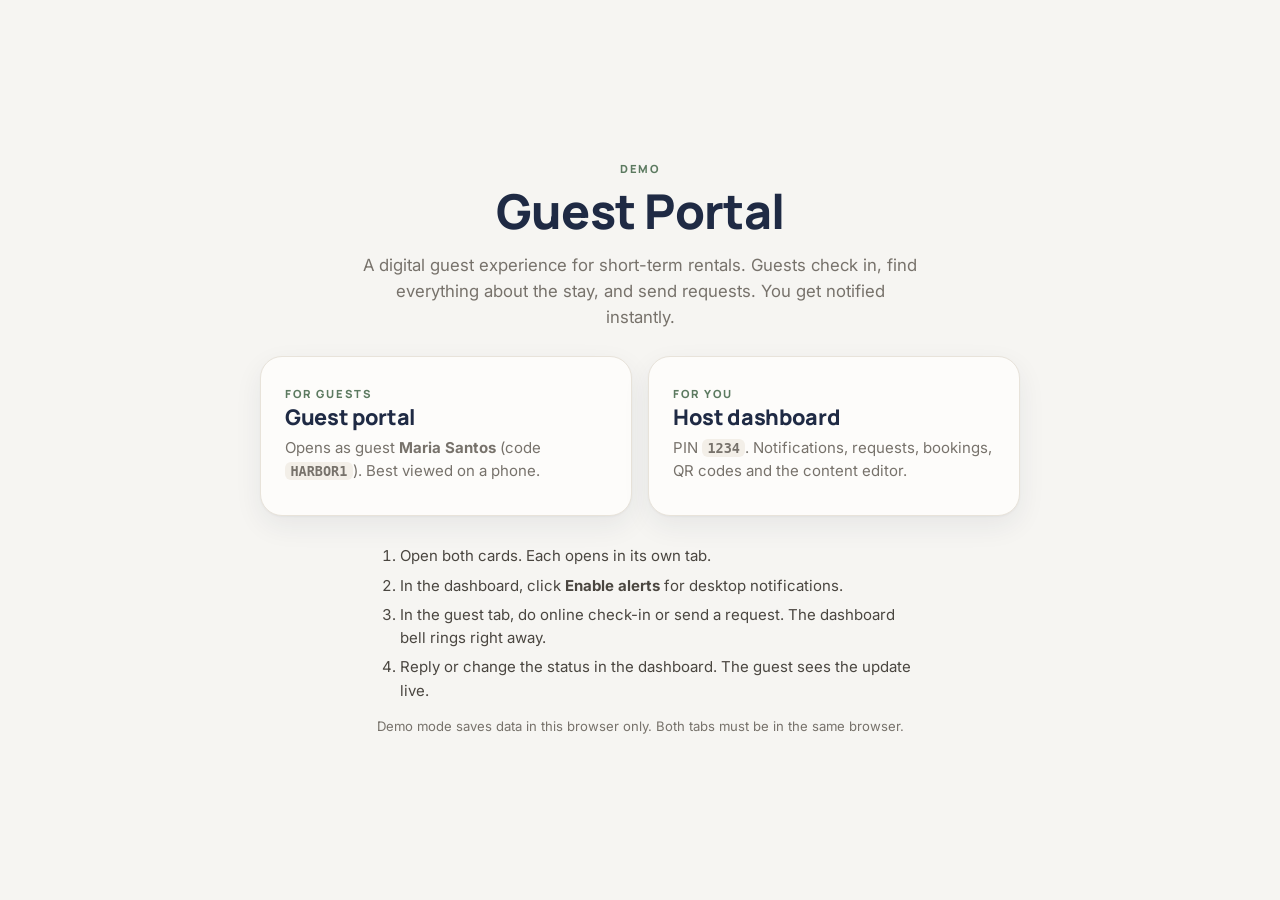
<file: guest-portal/index.html>
<!doctype html>
<html lang="en">
<head>
  <meta charset="utf-8">
  <meta name="viewport" content="width=device-width, initial-scale=1">
  <title>Guest Portal Demo</title>
  <link rel="stylesheet" href="https://fonts.googleapis.com/css2?family=Cormorant+Garamond:ital,wght@1,500;1,600&family=Inter:wght@400;500;600;700&family=Manrope:wght@600;700;800&display=swap">
  <link rel="stylesheet" href="css/style.css">
</head>
<body class="landing">
  <main class="landing-in">
    <p class="eyebrow">Demo</p>
    <h1>Guest Portal</h1>
    <p class="muted lead">A digital guest experience for short-term rentals. Guests check in, find everything about the stay, and send requests. You get notified instantly.</p>
    <div class="landing-cards">
      <a class="landing-card" href="guest.html?code=HARBOR1" target="_blank">
        <span class="eyebrow">For guests</span><h2>Guest portal</h2>
        <p class="muted">Opens as guest <b>Maria Santos</b> (code <code>HARBOR1</code>). Best viewed on a phone.</p>
      </a>
      <a class="landing-card" href="admin.html" target="_blank">
        <span class="eyebrow">For you</span><h2>Host dashboard</h2>
        <p class="muted">PIN <code>1234</code>. Notifications, requests, bookings, QR codes and the content editor.</p>
      </a>
    </div>
    <ol class="how">
      <li>Open both cards. Each opens in its own tab.</li>
      <li>In the dashboard, click <b>Enable alerts</b> for desktop notifications.</li>
      <li>In the guest tab, do online check-in or send a request. The dashboard bell rings right away.</li>
      <li>Reply or change the status in the dashboard. The guest sees the update live.</li>
    </ol>
    <p class="muted small">Demo mode saves data in this browser only. Both tabs must be in the same browser.</p>
  </main>
</body>
</html>
</file>
<file: guest-portal/css/style.css>
/* Layout: phone-first guest app (single 520px column, cards on a warm off-white ground) + wide host dashboard.
   Palette: navy for action, sage for labels, warm beige for soft surfaces. */
:root {
  --bg: #f6f5f2;
  --surface: #fdfcfa;
  --surface-2: #f3efe8;
  --ink: #22293a;
  --navy: #1f2a44;
  --muted: #77726b;
  --line: #e8e3da;
  --sage: #5c7a60;
  --sage-soft: #ecf1eb;
  --beige: #efe4d1;
  --beige-soft: #f8f3ec;
  --gold: #b39a72;
  --red: #c8372d;
  --red-soft: #fcebe7;
  --accent: #1f2a44;
  --accent-ink: #ffffff;
  --danger: #b5382b;
  --ok: #3b6a4d;
  --warn: #9b6f20;
  --info: #3b5875;
  --radius: 22px;
  --radius-sm: 14px;
  --shadow: 0 1px 2px rgba(31, 42, 68, .04), 0 10px 28px rgba(31, 42, 68, .07);
  --display: 'Manrope', 'Inter', system-ui, sans-serif;
  --script: 'Cormorant Garamond', Georgia, serif;
  --sans: 'Inter', system-ui, -apple-system, 'Segoe UI', sans-serif;
  color-scheme: light;
}

* { box-sizing: border-box; }
html, body { margin: 0; }
body { background: var(--bg); color: var(--ink); font: 15px/1.55 var(--sans); -webkit-font-smoothing: antialiased; }
body.no-scroll { overflow: hidden; }
img { max-width: 100%; display: block; }
a { color: var(--navy); }
h1, h2, h3 { font-family: var(--display); font-weight: 800; line-height: 1.15; margin: 0 0 .3em; color: var(--navy); letter-spacing: -.015em; text-wrap: balance; }
h1 { font-size: 2.1rem; }
h2 { font-size: 1.35rem; }
h3 { font-size: 1.12rem; font-weight: 700; }
p { margin: 0 0 .6em; }
code { font: 600 .9em ui-monospace, SFMono-Regular, Menlo, monospace; background: var(--surface-2); padding: .1em .4em; border-radius: 6px; }
[hidden] { display: none !important; }
.sr { position: absolute; width: 1px; height: 1px; overflow: hidden; clip: rect(0 0 0 0); }
:focus-visible { outline: 2px solid var(--sage); outline-offset: 2px; }
@media (prefers-reduced-motion: reduce) { * { animation: none !important; transition: none !important; } }

.ic { width: 20px; height: 20px; flex: none; }
.ic.big { width: 44px; height: 44px; color: var(--sage); margin: 0 auto 10px; display: block; }
.ic.ok { color: var(--ok); }
.muted { color: var(--muted); }
.small, small { font-size: .82rem; }
.center { text-align: center; }
.pad { padding: 18px; }
.eyebrow { display: inline-block; text-transform: uppercase; letter-spacing: .16em; font: 800 .7rem var(--display); color: var(--sage); }
.eyebrow.light { color: #fff; opacity: .92; }
.script { font: italic 500 1.9rem/1.1 var(--script); color: var(--gold); margin: 0 0 4px; }
.label, .f-label { display: block; font-size: .8rem; font-weight: 600; color: var(--muted); margin-bottom: 6px; }
.hint { font-size: .82rem; color: var(--muted); margin: 0; }
.stack { display: flex; flex-direction: column; gap: 14px; }
.stack.sm { gap: 10px; }
.row2 { display: grid; grid-template-columns: 1fr 1fr; gap: 12px; }
.btn-row { display: flex; flex-wrap: wrap; gap: 8px; align-items: center; }
.btn-row.end { justify-content: flex-end; }
.inline { display: flex; gap: 8px; }
.inline .input { flex: 1; min-width: 0; }
label { font-size: .85rem; font-weight: 500; color: var(--ink); display: flex; flex-direction: column; gap: 6px; }
.clamp2 { display: -webkit-box; -webkit-line-clamp: 2; -webkit-box-orient: vertical; overflow: hidden; }

/* ============ Controls ============ */
.input { width: 100%; font: inherit; color: var(--ink); background: #fff; border: 1px solid var(--line); border-radius: var(--radius-sm); padding: 12px 14px; transition: border-color .15s, box-shadow .15s; }
textarea.input { resize: vertical; }
.input:focus { outline: none; border-color: var(--navy); box-shadow: 0 0 0 3px rgba(31, 42, 68, .12); }
.input.color { padding: 4px; height: 44px; width: 80px; }
.code-input { text-align: center; font: 700 1.25rem/1 ui-monospace, Menlo, monospace; letter-spacing: .25em; text-transform: uppercase; padding: 15px; }

.btn { display: inline-flex; align-items: center; justify-content: center; gap: 8px; font: 700 .95rem var(--display); border-radius: 999px; padding: 12px 22px; border: 1px solid transparent; cursor: pointer; text-decoration: none; transition: transform .1s, background .15s, opacity .15s; white-space: nowrap; flex-direction: row; }
.btn:active { transform: scale(.98); }
.btn:disabled { opacity: .5; cursor: default; }
.btn.primary { background: var(--accent); color: var(--accent-ink); }
.btn.primary:hover { filter: brightness(1.15); }
.btn.outline, .btn.ghost { background: #fff; color: var(--navy); border-color: var(--line); }
.btn.outline:hover, .btn.ghost:hover { background: var(--beige-soft); }
.btn.beige { background: var(--beige); color: var(--navy); }
.btn.white { background: #fff; color: var(--navy); border-color: var(--line); box-shadow: var(--shadow); }
.btn.soft { background: var(--beige-soft); color: var(--navy); border-color: var(--line); }
.btn.danger { background: var(--danger); color: #fff; }
.btn.danger-ghost { background: transparent; color: var(--danger); border-color: rgba(181, 56, 43, .3); }
.btn.sm { padding: 8px 16px; font-size: .85rem; }
.btn.lg { padding: 17px 22px; font-size: 1.05rem; border-radius: 18px; }
.btn.block { width: 100%; }
.btn.muted-btn { opacity: .75; }
.btn .ic { width: 18px; height: 18px; }

.icon-btn { display: inline-grid; place-items: center; width: 40px; height: 40px; border-radius: 999px; border: 1px solid var(--line); background: var(--surface); color: var(--navy); cursor: pointer; text-decoration: none; flex: none; }
.icon-btn:hover { background: var(--surface-2); }
.icon-btn:disabled { opacity: .35; cursor: default; }
.icon-btn.solid { background: var(--accent); color: #fff; border-color: var(--accent); }
.icon-btn.sm { width: 32px; height: 32px; }
.icon-btn.sm .ic { width: 16px; height: 16px; }

.link { background: none; border: 0; padding: 0; color: var(--navy); font: inherit; font-weight: 700; cursor: pointer; display: inline-flex; gap: 6px; align-items: center; text-decoration: none; }
.link.strong { color: var(--ink); }
.link.danger { color: var(--danger); font-size: .82rem; }
.link .ic { width: 16px; height: 16px; }

.chips { display: flex; gap: 8px; overflow-x: auto; padding: 2px 2px 6px; margin-bottom: 12px; scrollbar-width: none; }
.chips.wrap { flex-wrap: wrap; overflow: visible; margin-bottom: 0; }
.chip { border: 1px solid var(--line); background: #fff; color: var(--ink); border-radius: 999px; padding: 9px 16px; font: 700 .85rem var(--display); cursor: pointer; white-space: nowrap; display: inline-flex; flex-direction: row; align-items: center; gap: 6px; text-decoration: none; }
.chip .ic { width: 15px; height: 15px; }
.chip.on { background: var(--navy); color: #fff; border-color: var(--navy); }
.chip.sm { padding: 5px 11px; font-size: .78rem; }
.chip.mono { font-family: ui-monospace, Menlo, monospace; background: var(--beige-soft); color: var(--navy); }
.chip.radio input { position: absolute; opacity: 0; pointer-events: none; }
.chip.radio:has(input:checked) { background: var(--navy); color: #fff; border-color: var(--navy); }

.seg { display: flex; background: var(--surface-2); border-radius: 999px; padding: 4px; margin-bottom: 14px; gap: 4px; }
.seg button { flex: 1; border: 0; background: transparent; border-radius: 999px; padding: 10px 12px; font: 700 .85rem var(--display); color: var(--muted); cursor: pointer; }
.seg button.on { background: #fff; color: var(--navy); box-shadow: var(--shadow); }
.seg.small { display: inline-flex; }
.seg.small button { flex: none; }

.check { flex-direction: row; align-items: flex-start; gap: 10px; font-weight: 400; cursor: pointer; }
.check input { width: 18px; height: 18px; accent-color: var(--navy); margin-top: 2px; flex: none; }
.upload { position: relative; display: flex; align-items: center; gap: 10px; border: 1.5px dashed var(--line); border-radius: var(--radius-sm); padding: 14px; color: var(--muted); font-weight: 400; background: #fff; }
.upload input { position: absolute; inset: 0; opacity: 0; cursor: pointer; }

.status { display: inline-block; font: 800 .68rem var(--display); letter-spacing: .06em; text-transform: uppercase; padding: 5px 10px; border-radius: 999px; white-space: nowrap; }
.s-new { background: var(--beige); color: var(--warn); }
.s-in_progress { background: #e3ebf3; color: var(--info); }
.s-approved, .s-done { background: var(--sage-soft); color: var(--ok); }
.s-declined { background: var(--red-soft); color: var(--danger); }
.b-upcoming { background: var(--beige); color: var(--warn); }
.b-checked_in { background: var(--sage-soft); color: var(--ok); }
.b-checked_out { background: var(--surface-2); color: var(--muted); }

.card { background: var(--surface); border: 1px solid var(--line); border-radius: var(--radius); padding: 20px; box-shadow: var(--shadow); }
.card.center .btn { margin-top: 8px; }
.card.tone-sage, .list-card.tone-sage { background: var(--sage-soft); }
.soft-card { background: var(--beige-soft); }
.soft-card h2 { margin-bottom: 4px; }
.soft-card p { margin: 0; }
.note { background: var(--beige-soft); color: var(--ink); border-radius: var(--radius-sm); padding: 12px 14px; font-size: .9rem; }
.prose p { margin-bottom: .7em; }

.mark { display: inline-grid; place-items: center; width: 34px; height: 34px; border-radius: 11px; background: var(--navy); color: #fff; font: 800 1.05rem var(--display); flex: none; }
.mark.lg { width: 56px; height: 56px; font-size: 1.6rem; margin: 0 auto 6px; border-radius: 18px; }

/* Icon squares used across tiles, headers and cards */
.sq-ic { position: relative; display: inline-grid; place-items: center; width: 52px; height: 52px; border-radius: 16px; flex: none; }
.sq-ic .ic { width: 24px; height: 24px; }
.sq-ic.green { background: #2f6b4f; color: #fff; }
.sq-ic.sage { background: #e3ece4; color: #2f5d43; }
.sq-ic.mint { background: #e2efe7; color: #2f6b4f; }
.sq-ic.beige { background: var(--beige); color: var(--navy); }
.sq-ic.yellow { background: #f7e8b8; color: #6f5410; }
.sq-ic.lavender { background: #ece8f6; color: #4a3f80; }
.sq-ic.red { background: var(--red); color: #fff; }
.sq-ic.navy { background: var(--navy); color: #fff; }
.sq-ic.orange { background: #d9822b; color: #fff; }
.sq-ic.glass { background: rgba(255, 255, 255, .9); color: var(--navy); }
.lock-badge { position: absolute; top: -7px; right: -7px; width: 24px; height: 24px; border-radius: 50%; background: #fff; color: var(--navy); display: grid; place-items: center; box-shadow: 0 1px 4px rgba(0, 0, 0, .15); font-style: normal; }
.lock-badge .ic { width: 13px; height: 13px; }

/* Chat */
.thread { display: flex; flex-direction: column; gap: 8px; margin: 12px 0; }
.msg { max-width: 85%; display: flex; flex-direction: column; gap: 2px; }
.msg span { padding: 9px 13px; border-radius: 16px; background: var(--surface-2); font-size: .9rem; }
.msg small { color: var(--muted); font-size: .72rem; padding: 0 6px; }
.msg.me { align-self: flex-end; align-items: flex-end; }
.msg.me span { background: var(--navy); color: #fff; border-bottom-right-radius: 4px; }
.msg.them span { border-bottom-left-radius: 4px; }
.reply { display: flex; gap: 8px; margin-top: 8px; }
.reply .input { border-radius: 999px; }

/* Toasts */
.toasts { position: fixed; left: 50%; transform: translateX(-50%); top: calc(14px + env(safe-area-inset-top, 0px)); z-index: 100; display: flex; flex-direction: column; gap: 8px; width: min(92vw, 420px); pointer-events: none; }
.toast { background: var(--ink); color: #fff; padding: 12px 16px; border-radius: 14px; box-shadow: var(--shadow); font-size: .9rem; animation: tin .25s ease; transition: opacity .4s, transform .4s; }
.toast.ok { background: var(--ok); }
.toast.err { background: var(--danger); }
.toast.info { background: var(--navy); }
.toast.out { opacity: 0; transform: translateY(-8px); }
@keyframes tin { from { opacity: 0; transform: translateY(-8px); } }

/* Modal */
.modal-back { position: fixed; inset: 0; background: rgba(20, 24, 34, .45); z-index: 50; display: grid; place-items: end center; animation: fade .2s; }
.modal { position: relative; background: var(--surface); width: min(100%, 520px); max-height: 92vh; overflow: auto; border-radius: 24px 24px 0 0; padding: 26px 22px calc(28px + env(safe-area-inset-bottom, 0px)); animation: up .25s ease; }
.modal.wide { width: min(100%, 680px); }
.modal.small { width: min(100%, 420px); }
.modal h3 { margin-top: 18px; }
.modal-x { position: absolute; right: 14px; top: 14px; }
.modal .btn-row { margin-top: 14px; }
.confirm { padding-top: 10px; }
.confirm-msg { font: 700 1.15rem/1.4 var(--display); color: var(--navy); margin: 0 30px 18px 0; }
@media (min-width: 640px) { .modal-back { place-items: center; padding: 20px; } .modal { border-radius: 24px; } }
@keyframes fade { from { opacity: 0; } }
@keyframes up { from { transform: translateY(30px); opacity: 0; } }

/* ============ Guest ============ */
#app { max-width: 520px; margin: 0 auto; min-height: 100vh; position: relative; }
.g-main { padding: 14px max(16px, env(safe-area-inset-right, 0px)) 120px max(16px, env(safe-area-inset-left, 0px)); display: flex; flex-direction: column; gap: 16px; }
.g-main.is-home { padding-top: 0; }

.lang-sel { position: relative; display: inline-flex; flex-direction: row; align-items: center; }
.lang-sel select { appearance: none; -webkit-appearance: none; border: 1px solid var(--line); background: #fff; color: var(--navy); font: 700 .9rem var(--display); border-radius: 999px; padding: 10px 34px 10px 14px; cursor: pointer; box-shadow: 0 1px 3px rgba(31, 42, 68, .06); }
.lang-sel .sel-chev { position: absolute; right: 12px; width: 15px; height: 15px; pointer-events: none; color: var(--navy); }

.g-topbar { display: flex; align-items: center; justify-content: space-between; gap: 8px; background: var(--surface); border: 1px solid var(--line); border-radius: 22px; padding: 7px; box-shadow: var(--shadow); position: sticky; top: calc(8px + env(safe-area-inset-top, 0px)); z-index: 15; }
.pill-btn { display: inline-flex; align-items: center; gap: 6px; border: 0; background: #fff; color: var(--navy); font: 700 .9rem var(--display); padding: 10px 14px; border-radius: 16px; cursor: pointer; text-decoration: none; box-shadow: 0 1px 3px rgba(31, 42, 68, .06); }
.pill-btn.soft { background: var(--surface-2); }
.pill-btn .ic { width: 17px; height: 17px; }

.p-head { padding: 6px 4px 0; }
.p-head h1 { font-size: 2.3rem; margin: 10px 0 6px; }
.p-head p { margin: 0; font-size: .98rem; }
.p-eyebrow { display: flex; align-items: center; gap: 12px; }
.p-eyebrow .sq-ic { width: 46px; height: 46px; border-radius: 14px; }
.p-eyebrow .sq-ic .ic { width: 22px; height: 22px; }

/* Home hero */
.g-hero { position: relative; margin: 0 calc(-1 * max(16px, env(safe-area-inset-left, 0px))); min-height: 400px; border-radius: 0 0 34px 34px; overflow: hidden; background: #2b3550 center/cover; display: flex; flex-direction: column; justify-content: space-between; color: #fff; }
.g-hero.no-img { background: radial-gradient(120% 90% at 85% 10%, #6d8a73 0%, rgba(109, 138, 115, 0) 55%), linear-gradient(160deg, #3a4763 0%, #1f2a44 70%); }
.g-hero::after { content: ''; position: absolute; inset: 0; background: linear-gradient(180deg, rgba(15, 18, 28, .1) 20%, rgba(15, 18, 28, .55) 100%); }
.hero-top, .hero-in { position: relative; z-index: 1; }
.hero-top { display: flex; justify-content: space-between; align-items: center; padding: calc(16px + env(safe-area-inset-top, 0px)) 20px 0; }
.hello { display: inline-flex; align-items: center; gap: 6px; background: rgba(255, 255, 255, .16); color: #fff; border: 1px solid rgba(255, 255, 255, .3); backdrop-filter: blur(8px); border-radius: 999px; padding: 7px 12px; font: 700 .85rem var(--display); cursor: pointer; }
.hello .ic { width: 16px; height: 16px; }
.hero-in { padding: 20px 24px 70px; }
.hero-in .script { color: #f1e6d0; font-size: 2.2rem; }
.hero-in h1 { color: #fff; font-size: 2.6rem; margin-bottom: 10px; }
.hero-in .tagline { font-weight: 600; font-size: 1.02rem; max-width: 30ch; margin-bottom: 8px; }
.hero-in .loc { opacity: .9; font-weight: 600; margin: 0; }

.times-card { margin: -54px 8px 0; position: relative; z-index: 2; background: var(--surface); border: 1px solid var(--line); border-radius: 28px; padding: 14px; box-shadow: var(--shadow); display: flex; flex-direction: column; gap: 12px; }
.time-row { display: grid; grid-template-columns: 1fr 1fr; gap: 10px; }
.time-box { background: #fff; border-radius: 20px; padding: 14px; display: flex; align-items: center; justify-content: space-between; gap: 8px; box-shadow: 0 1px 4px rgba(31, 42, 68, .05); min-width: 0; }
.time-box small { color: var(--muted); font-weight: 600; display: block; }
.time-box b { font: 800 1.25rem/1.15 var(--display); color: var(--navy); display: block; }
.time-box .sq-ic { width: 42px; height: 42px; border-radius: 13px; }
.time-box .sq-ic .ic { width: 20px; height: 20px; }
.stay-line { display: flex; align-items: center; gap: 6px; flex-wrap: wrap; font-size: .86rem; color: var(--muted); margin: 0 4px; }
.stay-line .ic { width: 16px; height: 16px; }
.stay-line b { color: var(--navy); }

.start-card { background: var(--surface); border: 1px solid var(--line); border-radius: 30px; padding: 24px 18px; box-shadow: var(--shadow); }
.start-card h2 { font-size: 1.7rem; }
.sec-label { text-transform: uppercase; letter-spacing: .16em; font: 800 .74rem var(--display); color: var(--sage); margin: 22px 4px 12px; }
.tile-grid { display: grid; grid-template-columns: 1fr 1fr; gap: 10px; }
.tile { position: relative; display: flex; flex-direction: column; align-items: flex-start; gap: 12px; background: var(--beige-soft); border: 1px solid var(--line); border-radius: 22px; padding: 16px 14px; text-decoration: none; color: var(--navy); min-width: 0; transition: transform .12s, border-color .12s; }
.tile > .chev-r { position: absolute; top: 18px; right: 12px; color: var(--muted); }
.tile:hover { border-color: var(--gold); }
.tile:active { transform: scale(.98); }
.tile .sq-ic { width: 46px; height: 46px; border-radius: 14px; }
.tile-txt { flex: 1; min-width: 0; display: flex; flex-direction: column; }
.tile-txt b { font: 800 1rem/1.2 var(--display); color: var(--navy); }
.tile-txt small { color: var(--muted); font-size: .82rem; line-height: 1.3; margin-top: 2px; }
.chev-r { width: 18px; height: 18px; color: var(--navy); flex: none; }

.feature { display: grid; grid-template-columns: 38% 1fr; background: var(--surface); border: 1px solid var(--line); border-radius: 26px; overflow: hidden; box-shadow: var(--shadow); text-decoration: none; color: inherit; min-height: 170px; }
.feature-img { background: center/cover; }
.feature-img.no-img, .tut-img.no-img, .g-img.no-img { display: grid; place-items: center; background: linear-gradient(150deg, #dfe7dd, #c9d6c8); color: #4b6650; }
.feature-img.no-img .ic, .tut-img.no-img .ic { width: 38px; height: 38px; opacity: .8; }
.feature-body { padding: 16px; display: flex; flex-direction: column; gap: 4px; align-items: flex-start; min-width: 0; }
.feature-body .eyebrow { letter-spacing: .04em; text-transform: none; font-size: .78rem; }
.feature-body h3 { font-size: 1.2rem; margin: 0; }
.feature-body p { font-size: .88rem; margin: 0 0 6px; }

.need-card { display: flex; align-items: center; justify-content: space-between; gap: 12px; background: var(--beige); border-radius: 24px; padding: 18px; }
.need-card b { font: 800 1.08rem var(--display); color: var(--navy); }
.need-card p { margin: 2px 0 0; color: #5d5a55; font-size: .9rem; }
.safety-card { display: flex; align-items: center; gap: 14px; background: var(--red-soft); border: 1px solid #f3cfc8; border-radius: 26px; padding: 18px; text-decoration: none; color: inherit; }
.safety-card h3 { margin: 0 0 4px; font-size: 1.2rem; }
.safety-card p { margin: 0; color: #6e5550; font-size: .9rem; }
.safety-card .chev-r { color: var(--red); }

.pad-x { padding: 0 6px; margin: 0; }
.big-h { font-size: 1.9rem; margin-top: -8px; }
.panels { display: flex; gap: 12px; overflow-x: auto; scroll-snap-type: x mandatory; margin: 0 calc(-1 * max(16px, env(safe-area-inset-left, 0px))); padding: 2px max(16px, env(safe-area-inset-left, 0px)) 8px; scrollbar-width: none; }
.panel-card { flex: 0 0 86%; scroll-snap-align: center; background: var(--surface); border: 1px solid var(--line); border-radius: 26px; padding: 20px 16px; box-shadow: var(--shadow); }
.panel-card h3 { font-size: 1.5rem; margin: 6px 0 4px; }
.panel-card > p { font-size: .9rem; }
.row-tile { display: flex; align-items: center; gap: 12px; padding: 12px; border-radius: 16px; background: var(--beige-soft); border: 1px solid var(--line); text-decoration: none; color: var(--navy); min-width: 0; }
.row-tile .row-ic { width: 40px; height: 40px; border-radius: 12px; background: #fff; display: grid; place-items: center; flex: none; }
.row-tile .row-ic .ic { width: 20px; height: 20px; }
.row-tile.dark { background: var(--navy); color: #fff; border-color: var(--navy); }
.row-tile.dark .row-ic { background: rgba(255, 255, 255, .12); }
.row-tile.dark .tile-txt b, .row-tile.dark .chev-r { color: #fff; }
.row-tile.dark .tile-txt small { color: rgba(255, 255, 255, .75); }
.row-tile .tile-txt small { white-space: nowrap; overflow: hidden; text-overflow: ellipsis; }
.foot { text-align: center; color: var(--muted); font-size: .8rem; margin: 8px 0 0; }

.g-nav { position: fixed; bottom: 0; left: 50%; transform: translateX(-50%); width: min(100%, 520px); display: flex; justify-content: space-around; gap: 2px; background: rgba(250, 249, 246, .94); backdrop-filter: blur(14px); border-top: 1px solid var(--line); padding: 8px max(8px, env(safe-area-inset-right, 0px)) calc(8px + env(safe-area-inset-bottom, 0px)) max(8px, env(safe-area-inset-left, 0px)); z-index: 20; }
.g-nav a { position: relative; flex: 1; display: flex; flex-direction: column; align-items: center; gap: 3px; text-decoration: none; color: var(--muted); font: 700 .68rem var(--display); padding: 8px 0; border-radius: 16px; min-width: 0; }
.g-nav a .ic { width: 22px; height: 22px; }
.g-nav a.on { color: var(--navy); background: #eceae5; }
.g-nav .dot { position: absolute; top: 2px; right: calc(50% - 22px); background: var(--red); color: #fff; font: 700 .62rem var(--sans); min-width: 17px; height: 17px; border-radius: 99px; display: grid; place-items: center; padding: 0 4px; font-style: normal; }

/* Covers and guide pages */
.cover { position: relative; min-height: 300px; border-radius: 30px; overflow: hidden; background: #2b3550 center/cover; display: flex; align-items: flex-end; color: #fff; box-shadow: var(--shadow); }
.cover.no-img { background: radial-gradient(110% 80% at 90% 0%, #7c977f 0%, rgba(124, 151, 127, 0) 60%), linear-gradient(160deg, #3a4763, #1f2a44); }
.cover::after { content: ''; position: absolute; inset: 0; background: linear-gradient(180deg, rgba(15, 18, 28, 0) 35%, rgba(15, 18, 28, .65)); }
.cover-art { position: absolute; right: -20px; top: -10px; color: rgba(255, 255, 255, .1); }
.cover-art .ic { width: 220px; height: 220px; stroke-width: 1.1; }
.cover-in { position: relative; z-index: 1; padding: 22px; }
.cover-in h1 { color: #fff; font-size: 2.4rem; margin: 12px 0 6px; }
.cover-in p { margin: 0; font-weight: 600; opacity: .92; }

.info-card { background: var(--beige-soft); border-radius: 18px; padding: 14px 16px; }
.info-card p { margin: 4px 0 0; color: #5d5a55; }
.li-pill { background: var(--beige-soft); border-radius: 16px; padding: 12px 16px; color: #5d5a55; }
.list-card.tone-sage .li-pill { background: #fff; }
.list-card h2 { margin-bottom: 12px; }

.gallery { display: flex; gap: 12px; overflow-x: auto; scroll-snap-type: x mandatory; margin: 0 calc(-1 * max(16px, env(safe-area-inset-left, 0px))); padding: 0 max(16px, env(safe-area-inset-left, 0px)) 6px; scrollbar-width: none; }
.gallery figure { flex: 0 0 78%; margin: 0; scroll-snap-align: center; background: var(--surface); border: 1px solid var(--line); border-radius: 24px; overflow: hidden; }
.g-img { aspect-ratio: 4 / 3; max-width: 100%; background: center/cover; }
.g-img.no-img .ic { width: 40px; height: 40px; }
.gallery figcaption { padding: 12px 16px; font-weight: 600; color: var(--muted); font-size: .9rem; }

.num-steps { list-style: none; padding: 0; margin: 8px 0 0; }
.num-steps li { display: flex; gap: 16px; padding: 16px 0; border-bottom: 1px solid var(--line); }
.num-steps li:last-child { border: 0; padding-bottom: 0; }
.num-steps .n { width: 38px; height: 38px; border-radius: 50%; background: var(--navy); color: #fff; display: grid; place-items: center; font: 800 1rem var(--display); flex: none; }
.num-steps h3 { margin: 6px 0 6px; }
.num-steps p { color: var(--muted); }
.step-img { border-radius: 14px; margin-top: 8px; }
.video-wrap { border-radius: 26px; overflow: hidden; background: var(--navy); }
.video { width: 100%; display: block; max-height: 70vh; background: #000; }
.video-link { display: flex; align-items: center; gap: 14px; padding: 20px; color: #fff; text-decoration: none; font: 700 1rem var(--display); }
.video-link .play { width: 54px; height: 54px; border-radius: 50%; background: rgba(255, 255, 255, .15); display: grid; place-items: center; flex: none; }
.video-link .play .ic { width: 22px; height: 22px; fill: #fff; }
.video-link span:nth-child(2) { flex: 1; }

.tut-card { display: grid; grid-template-columns: 34% 1fr auto; align-items: center; background: var(--surface); border: 1px solid var(--line); border-radius: 26px; overflow: hidden; text-decoration: none; color: inherit; box-shadow: var(--shadow); min-height: 150px; }
.tut-img { align-self: stretch; background: center/cover; }
.tut-body { padding: 16px 6px 16px 18px; min-width: 0; }
.tut-body h3 { margin: 4px 0; }
.tut-body p { margin: 0; font-size: .88rem; }
.tut-card .chev-r { margin-right: 14px; color: var(--muted); }

.lock-card { background: var(--surface); border: 1px solid var(--line); border-radius: 28px; overflow: hidden; box-shadow: var(--shadow); }
.lock-top { display: flex; gap: 16px; background: linear-gradient(160deg, #2a3553, #364262); color: #fff; padding: 22px 20px; }
.lock-top h2 { color: #fff; font-size: 1.45rem; }
.lock-top p { margin: 0; color: rgba(255, 255, 255, .78); }
.lock-ic { width: 54px; height: 54px; border-radius: 16px; background: rgba(255, 255, 255, .12); display: grid; place-items: center; flex: none; color: #f1e6d0; }
.lock-ic .ic { width: 26px; height: 26px; }
.lock-actions { padding: 18px; }

.door-code { text-align: center; background: var(--navy); color: #fff; border-radius: 26px; padding: 24px; }
.door-code .code { font: 800 2.6rem ui-monospace, Menlo, monospace; letter-spacing: .18em; margin: 6px 0; color: #fff; }
.door-code small { opacity: .75; }

.kv { display: flex; align-items: center; gap: 10px; padding: 14px 4px; border-bottom: 1px solid var(--line); }
.kv span { width: 80px; font-size: .82rem; }
.kv b { flex: 1; font: 700 1.05rem ui-monospace, Menlo, monospace; word-break: break-all; color: var(--navy); }
.wifi-qr { display: grid; place-items: center; padding: 18px 0 6px; }
.wifi-qr img, .wifi-qr canvas { width: 160px; height: 160px; }
.host-card { text-align: center; display: flex; flex-direction: column; gap: 10px; }
.host-card .kv { text-align: left; }
.avatar { width: 64px; height: 64px; border-radius: 50%; background: var(--beige); color: var(--navy); display: grid; place-items: center; font: 800 1.6rem var(--display); margin: 0 auto; }

.em-card { display: flex; align-items: flex-start; gap: 14px; background: var(--surface); border: 1px solid var(--line); border-radius: 24px; padding: 18px; box-shadow: var(--shadow); }
.em-card > div { flex: 1; min-width: 0; }
.em-card h3 { margin: 2px 0 4px; }
.em-card p { margin: 0 0 10px; font-size: .9rem; }
.sub-h { font-size: 1.5rem; margin: 10px 4px 0; }

.acc { background: var(--surface); border: 1px solid var(--line); border-radius: 22px; box-shadow: var(--shadow); }
.acc[open] { border-color: #a9b9d6; }
.acc summary { list-style: none; display: flex; align-items: center; gap: 12px; padding: 18px 20px; cursor: pointer; font: 700 1.05rem var(--display); color: var(--navy); }
.acc summary::-webkit-details-marker { display: none; }
.acc summary span { flex: 1; }
.chev { transition: transform .2s; color: var(--muted); }
details[open] > summary .chev { transform: rotate(90deg); }
.acc-body { padding: 0 20px 18px; color: var(--muted); }

.svc { background: var(--surface); border: 1px solid var(--line); border-radius: 26px; overflow: hidden; box-shadow: var(--shadow); }
.svc-img { width: 100%; height: 150px; object-fit: cover; }
.svc-row { display: flex; gap: 14px; padding: 18px; }
.svc-body { flex: 1; min-width: 0; }
.svc-body h3 { margin: 8px 0 4px; font-size: 1.2rem; }
.svc-body p { font-size: .92rem; }
.tags { display: flex; flex-wrap: wrap; gap: 6px; }
.tag { font: 800 .66rem var(--display); letter-spacing: .12em; text-transform: uppercase; color: var(--muted); background: var(--beige-soft); padding: 5px 10px; border-radius: 999px; }
.tag.sage { color: var(--sage); background: var(--sage-soft); }
.svc-foot { display: flex; justify-content: space-between; align-items: center; gap: 10px; margin-top: 4px; }
.svc-foot > div { min-width: 0; }
.price-txt { display: block; color: var(--sage); font: 800 .95rem var(--display); }
.svc-foot small { color: var(--ink); }
.total { text-align: right; }

.place { background: var(--surface); border: 1px solid var(--line); border-radius: 22px; overflow: hidden; box-shadow: var(--shadow); }
.place > div { padding: 16px 18px; }
.place img { width: 100%; height: 160px; object-fit: cover; }
.place h3 { margin: 4px 0; }
.req-head { display: flex; justify-content: space-between; gap: 10px; align-items: flex-start; }
.req h3 { margin: 4px 0 6px; }
.thumb { width: 120px; height: 90px; object-fit: cover; border-radius: 10px; margin: 6px 0; }
.gb p { font: italic 1.2rem/1.5 var(--script); margin: 0 0 8px; color: var(--ink); }
.gb cite { color: var(--muted); font-style: normal; font-size: .82rem; }
blockquote.gb { margin: 0; }
.stars { display: flex; gap: 6px; justify-content: center; }
.stars button { background: none; border: 0; cursor: pointer; color: var(--line); padding: 4px; }
.stars button .ic { width: 34px; height: 34px; }
.stars button.on { color: var(--gold); }
.stars button.on .ic { fill: currentColor; }
.stars-static { color: var(--gold); font-size: 1.3rem; letter-spacing: 2px; margin: 0; }
.switch-link { align-self: center; color: var(--muted); font-size: .85rem; }

@media (max-width: 380px) {
  .hero-in h1 { font-size: 2.2rem; }
  .tile { padding: 14px 12px; }
  .time-box b { font-size: 1.1rem; }
  .pill-btn { padding: 9px 10px; }
}

/* ============ Admin ============ */
.a-login { min-height: 100vh; display: grid; place-items: center; padding: 20px; }
.login-card { background: var(--surface); border: 1px solid var(--line); border-radius: 26px; padding: 34px 24px; text-align: center; width: 100%; max-width: 420px; box-shadow: var(--shadow); }
.a-top { position: sticky; top: 0; z-index: 30; display: flex; align-items: center; justify-content: space-between; padding: 10px 20px; background: rgba(253, 252, 250, .94); backdrop-filter: blur(10px); border-bottom: 1px solid var(--line); gap: 10px; }
.a-brand { display: flex; align-items: center; gap: 10px; min-width: 0; }
.a-brand b { font: 800 1.05rem var(--display); color: var(--navy); display: block; white-space: nowrap; overflow: hidden; text-overflow: ellipsis; }
.a-brand small { color: var(--muted); display: block; margin-top: -2px; }
.a-top-actions { display: flex; align-items: center; gap: 8px; }
.bell-wrap { position: relative; }
.bell { position: relative; }
.badge { position: absolute; top: -4px; right: -4px; background: var(--red); color: #fff; font: 700 .66rem var(--sans); min-width: 19px; height: 19px; border-radius: 99px; display: grid; place-items: center; padding: 0 5px; font-style: normal; border: 2px solid var(--surface); animation: pop .3s; }
@keyframes pop { 50% { transform: scale(1.3); } }
.bell-panel { position: absolute; right: 0; top: 50px; width: min(92vw, 380px); max-height: 70vh; overflow: auto; background: var(--surface); border: 1px solid var(--line); border-radius: 18px; box-shadow: 0 20px 50px rgba(31, 42, 68, .18); }
.bell-head { display: flex; justify-content: space-between; align-items: center; padding: 14px 16px; border-bottom: 1px solid var(--line); position: sticky; top: 0; background: var(--surface); }
.notif { display: flex; gap: 12px; width: 100%; text-align: left; padding: 12px 16px; border: 0; border-bottom: 1px solid var(--line); background: none; font: inherit; color: var(--ink); cursor: pointer; }
.notif:hover { background: var(--surface-2); }
.notif.unread { background: var(--beige-soft); }
.notif .nk { width: 32px; height: 32px; border-radius: 10px; background: var(--beige); display: grid; place-items: center; color: var(--navy); flex: none; }
.notif .nk .ic { width: 16px; height: 16px; }
.notif .nt { display: block; font-size: .86rem; }
.notif small { color: var(--muted); }

.a-body { display: flex; min-height: calc(100vh - 61px); }
.a-side { width: 230px; flex: none; padding: 18px 12px; border-right: 1px solid var(--line); display: flex; flex-direction: column; gap: 4px; position: sticky; top: 61px; height: calc(100vh - 61px); }
.a-side button, .side-link { display: flex; align-items: center; gap: 12px; padding: 11px 14px; border: 0; background: none; border-radius: 14px; font: 700 .92rem var(--display); color: var(--muted); cursor: pointer; text-align: left; text-decoration: none; }
.a-side button span, .side-link span { flex: 1; }
.a-side button:hover, .side-link:hover { background: var(--surface-2); color: var(--ink); }
.a-side button.on { background: var(--navy); color: #fff; }
.side-link { margin-top: auto; }
.count { background: var(--red); color: #fff; font: 700 .7rem var(--sans); border-radius: 99px; padding: 2px 8px; font-style: normal; }
.a-main { flex: 1; min-width: 0; padding: 26px 30px 60px; max-width: 1100px; }
.a-head { margin-bottom: 20px; }
.a-head.row { display: flex; justify-content: space-between; align-items: flex-end; gap: 14px; flex-wrap: wrap; }
.a-head h1 { font-size: 2rem; }
.a-head p { margin: 0; }

.stats { display: grid; grid-template-columns: repeat(4, 1fr); gap: 14px; margin-bottom: 18px; }
.stat { background: var(--surface); border: 1px solid var(--line); border-radius: var(--radius); padding: 18px; display: flex; gap: 14px; align-items: center; box-shadow: var(--shadow); }
.stat > .ic { width: 42px; height: 42px; padding: 10px; border-radius: 13px; background: var(--beige); color: var(--navy); }
.stat b { display: block; font: 800 1.7rem/1 var(--display); color: var(--navy); font-variant-numeric: tabular-nums; }
.stat span { font-size: .8rem; color: var(--muted); }
.grid2 { display: grid; grid-template-columns: 1fr 1fr; gap: 14px; }
.panel { background: var(--surface); border: 1px solid var(--line); border-radius: var(--radius); padding: 18px 20px; margin-bottom: 14px; box-shadow: var(--shadow); }
.panel h2 { font-size: 1.2rem; margin-bottom: 10px; }
.row-btn { display: flex; justify-content: space-between; align-items: center; gap: 10px; width: 100%; padding: 11px 0; border: 0; border-bottom: 1px solid var(--line); background: none; text-align: left; font: inherit; color: var(--ink); cursor: pointer; }
.row-btn:last-child { border: 0; }
.row-btn:hover b { color: var(--sage); }
.row-btn small { display: block; color: var(--muted); }
.activity { display: flex; gap: 12px; align-items: center; padding: 9px 0; border-bottom: 1px solid var(--line); font-size: .9rem; }
.activity:last-child { border: 0; }
.activity span { flex: 1; }
.activity .ic { color: var(--sage); width: 18px; height: 18px; }
.activity small { color: var(--muted); white-space: nowrap; }

.filters { display: flex; gap: 10px; margin-bottom: 14px; flex-wrap: wrap; }
.filters .input { width: auto; min-width: 170px; }
.inbox { display: grid; grid-template-columns: 340px 1fr; gap: 14px; align-items: start; }
.inbox-list { display: flex; flex-direction: column; gap: 8px; max-height: calc(100vh - 230px); overflow: auto; padding-right: 2px; }
.inbox-item { display: flex; flex-direction: column; gap: 4px; text-align: left; padding: 14px; border-radius: 16px; border: 1px solid var(--line); background: var(--surface); font: inherit; color: var(--ink); cursor: pointer; }
.inbox-item.on { border-color: var(--navy); box-shadow: 0 0 0 2px rgba(31, 42, 68, .15); }
.inbox-item.unread { border-left: 4px solid var(--gold); }
.ii-top, .ii-foot { display: flex; justify-content: space-between; align-items: center; gap: 8px; }
.ii-top small { color: var(--muted); }
.ii-foot { justify-content: flex-start; color: var(--muted); }
.ii-foot small { display: inline-flex; align-items: center; gap: 4px; }
.ii-foot .ic { width: 14px; height: 14px; }
.inbox-detail { background: var(--surface); border: 1px solid var(--line); border-radius: var(--radius); padding: 22px; min-height: 300px; box-shadow: var(--shadow); position: sticky; top: 80px; }
.detail h2 { font-size: 1.5rem; }
.back-link { display: none; margin-bottom: 12px; }
.detail-photo { max-height: 320px; border-radius: 12px; margin: 10px 0; cursor: zoom-in; }
.zoomed { border-radius: 12px; margin-top: 20px; }
.status-row { display: flex; flex-wrap: wrap; gap: 8px; margin: 16px 0 6px; padding-top: 14px; border-top: 1px solid var(--line); }

.table { background: var(--surface); border: 1px solid var(--line); border-radius: var(--radius); overflow: hidden; box-shadow: var(--shadow); }
.tr { display: grid; grid-template-columns: 1.3fr 1.2fr 1.4fr .8fr .9fr auto; gap: 12px; align-items: center; padding: 13px 18px; border-bottom: 1px solid var(--line); font-size: .9rem; }
.tr:last-child { border: 0; }
.tr > span:first-child { display: flex; flex-direction: column; }
.th { background: var(--surface-2); font-weight: 700; font-size: .75rem; text-transform: uppercase; letter-spacing: .08em; color: var(--muted); }
.actions { display: flex; gap: 6px; }
.actions .icon-btn { width: 34px; height: 34px; }
.actions .ic { width: 16px; height: 16px; }

.editor { margin-bottom: 18px; }
.ed-sec { padding: 0; }
.ed-sec summary { list-style: none; display: flex; align-items: center; gap: 12px; padding: 16px 20px; cursor: pointer; font: 700 1rem var(--display); color: var(--navy); }
.ed-sec summary::-webkit-details-marker { display: none; }
.ed-sec summary span { flex: 1; }
.ed-sec summary > .ic:first-child { color: var(--sage); }
.ed-sec .ed-hint { font-weight: 400; color: var(--muted); font-size: .82rem; padding: 0 20px 0; margin: -6px 0 10px; }
.ed-body { padding: 16px 20px 20px; display: flex; flex-direction: column; gap: 14px; border-top: 1px solid var(--line); }
.field { gap: 4px; }
.bi { display: grid; grid-template-columns: repeat(auto-fit, minmax(220px, 1fr)); gap: 10px; }
.bi label { gap: 4px; }
.bi small { font-weight: 700; color: var(--sage); letter-spacing: .1em; font-size: .68rem; }
.li-ed { border: 1px solid var(--line); border-radius: 16px; padding: 14px; display: flex; flex-direction: column; gap: 12px; background: #fff; }
.li-ed .li-ed { background: var(--beige-soft); }
details.li-ed { display: block; }
details.li-ed > summary { list-style: none; cursor: pointer; display: flex; justify-content: space-between; align-items: center; gap: 10px; }
details.li-ed > summary::-webkit-details-marker { display: none; }
details.li-ed[open] > summary { padding-bottom: 12px; border-bottom: 1px solid var(--line); }
.li-body { display: flex; flex-direction: column; gap: 12px; margin-top: 12px; }
.li-ed .li-ed .li-ed { background: #fff; }
.li-ed-head { display: flex; justify-content: space-between; align-items: center; gap: 10px; }
.li-ed-head b { font-size: .9rem; overflow: hidden; text-overflow: ellipsis; white-space: nowrap; }
.li-ed-head span { display: flex; gap: 4px; flex: none; }
.sub-list { border-left: 3px solid var(--beige); padding-left: 12px; display: flex; flex-direction: column; gap: 10px; }
.sub-list > .f-label { margin: 0; }
.img-ed { display: flex; gap: 14px; align-items: flex-start; }
.img-ed img, .img-ph { width: 120px; height: 84px; object-fit: cover; border-radius: 10px; flex: none; }
.img-ph { background: var(--surface-2); display: grid; place-items: center; color: var(--muted); }
.img-ed .stack { flex: 1; min-width: 0; }
.img-ed label.btn { flex-direction: row; align-self: flex-start; }
.icon-pick { display: flex; align-items: center; gap: 10px; }
.icon-pick .sq-ic { width: 40px; height: 40px; border-radius: 12px; }
.icon-pick .sq-ic .ic { width: 20px; height: 20px; }
.icon-pick select { flex: 1; }
.saved-flag { position: fixed; bottom: 20px; right: 20px; background: var(--ok); color: #fff; padding: 8px 14px; border-radius: 99px; font-size: .85rem; font-weight: 600; opacity: 0; transform: translateY(8px); transition: .2s; z-index: 60; pointer-events: none; }
.saved-flag.show { opacity: 1; transform: none; }

.gb-row { display: flex; justify-content: space-between; gap: 16px; align-items: center; }
.gb-row p { font: italic 1.15rem var(--script); margin: 0 0 4px; }
.qr-box { display: flex; flex-direction: column; align-items: center; gap: 12px; background: #fff; border: 1px solid var(--line); border-radius: 18px; padding: 20px; margin: 16px 0; }
.qr-box #qr img, .qr-box #qr canvas { width: 200px; height: 200px; }
.code-lg { font-size: 1.3rem; letter-spacing: .2em; }
.copy-field { display: flex; gap: 8px; margin-bottom: 12px; }
.copy-field .input { font-size: .82rem; }
.dl { display: grid; grid-template-columns: 110px 1fr; gap: 6px 12px; margin: 0 0 10px; font-size: .9rem; }
.dl dt { color: var(--muted); }
.dl dd { margin: 0; }

@media (max-width: 900px) {
  .a-body { flex-direction: column; }
  .a-side { width: 100%; height: auto; position: sticky; top: 61px; z-index: 25; flex-direction: row; overflow-x: auto; padding: 8px 12px; border-right: 0; border-bottom: 1px solid var(--line); background: var(--bg); scrollbar-width: none; }
  .a-side button, .side-link { flex: none; padding: 9px 12px; font-size: .85rem; }
  .side-link { margin-top: 0; }
  .a-main { padding: 20px 16px 60px; }
  .stats { grid-template-columns: 1fr 1fr; }
  .grid2 { grid-template-columns: 1fr; }
  .inbox { grid-template-columns: 1fr; }
  .inbox.has-detail .inbox-list { display: none; }
  .inbox:not(.has-detail) .inbox-detail { display: none; }
  .inbox-detail { position: static; }
  .back-link { display: inline-flex; }
  .inbox-list { max-height: none; }
  .tr { grid-template-columns: 1fr 1fr; }
  .th { display: none; }
  .tr .actions { grid-column: 1 / -1; }
}
@media (max-width: 560px) {
  #pushBtn { padding: 7px 10px; font-size: 0; gap: 0; }
  #pushBtn .ic { width: 18px; height: 18px; }
  .bi, .row2 { grid-template-columns: 1fr; }
  .img-ed { flex-direction: column; }
  .gb-row { flex-direction: column; align-items: flex-start; }
  .a-head h1 { font-size: 1.7rem; }
}

/* ============ Landing ============ */
body.landing { display: grid; place-items: center; min-height: 100vh; padding: 30px 16px; }
.landing-in { max-width: 760px; text-align: center; }
.landing-in h1 { font-size: 3rem; }
.lead { font-size: 1.05rem; max-width: 560px; margin: 0 auto 26px; }
.landing-cards { display: grid; grid-template-columns: 1fr 1fr; gap: 16px; text-align: left; }
.landing-card { background: var(--surface); border: 1px solid var(--line); border-radius: 22px; padding: 24px; text-decoration: none; color: var(--ink); box-shadow: var(--shadow); transition: transform .15s, border-color .15s; }
.landing-card:hover { transform: translateY(-2px); border-color: var(--gold); }
.how { text-align: left; max-width: 560px; margin: 28px auto 14px; color: #4a4640; }
.how li { margin-bottom: 6px; }
@media (max-width: 600px) { .landing-cards { grid-template-columns: 1fr; } .landing-in h1 { font-size: 2.4rem; } }

/* ============ Revisions: sign-out, phone, notes, approvals, media ============ */
.hello-wrap { display: inline-flex; align-items: center; gap: 6px; }
.hello { cursor: default; }
.hello-out { display: grid; place-items: center; width: 36px; height: 36px; border-radius: 50%; border: 1px solid rgba(255, 255, 255, .3); background: rgba(255, 255, 255, .16); color: #fff; backdrop-filter: blur(8px); cursor: pointer; }
.hello-out .ic { width: 17px; height: 17px; }
.phone-row { display: grid; grid-template-columns: 118px 1fr; gap: 8px; }
.phone-row select { padding-right: 8px; }
.en-note { display: flex; align-items: center; gap: 8px; background: var(--sage-soft); color: var(--sage); border-radius: 12px; padding: 10px 12px; font-size: .85rem; font-weight: 600; margin: 0; }
.en-note .ic { width: 16px; height: 16px; }
.status-sel { appearance: auto; border: 0; border-radius: 999px; padding: 5px 8px; font: 800 .7rem var(--display); letter-spacing: .04em; text-transform: uppercase; cursor: pointer; }
.inbox-item { cursor: pointer; }
.inbox-item:focus-visible { outline: 2px solid var(--sage); }
.id-box { background: var(--beige-soft); border: 1px solid var(--line); border-radius: 16px; padding: 14px; display: flex; flex-direction: column; gap: 10px; margin-top: 10px; }
.id-head { display: flex; justify-content: space-between; align-items: center; }
.id-head .label { margin: 0; }
.id-box .detail-photo { margin: 0; }
.vid-prev { width: 160px; flex: none; border-radius: 10px; overflow: hidden; background: var(--navy); }
.vid-prev .video-link { padding: 10px; font-size: .8rem; }
.vid-prev .video-link .play { width: 34px; height: 34px; }
.inline-video { margin-top: 10px; border-radius: 16px; }
.info-card .step-img { margin-top: 10px; }
.g-vid { aspect-ratio: 4 / 3; max-width: 100%; background: var(--navy); display: grid; align-items: center; }
.g-vid .video { height: 100%; object-fit: cover; }
@media (max-width: 560px) { .vid-prev { width: 100%; } }
</file>
